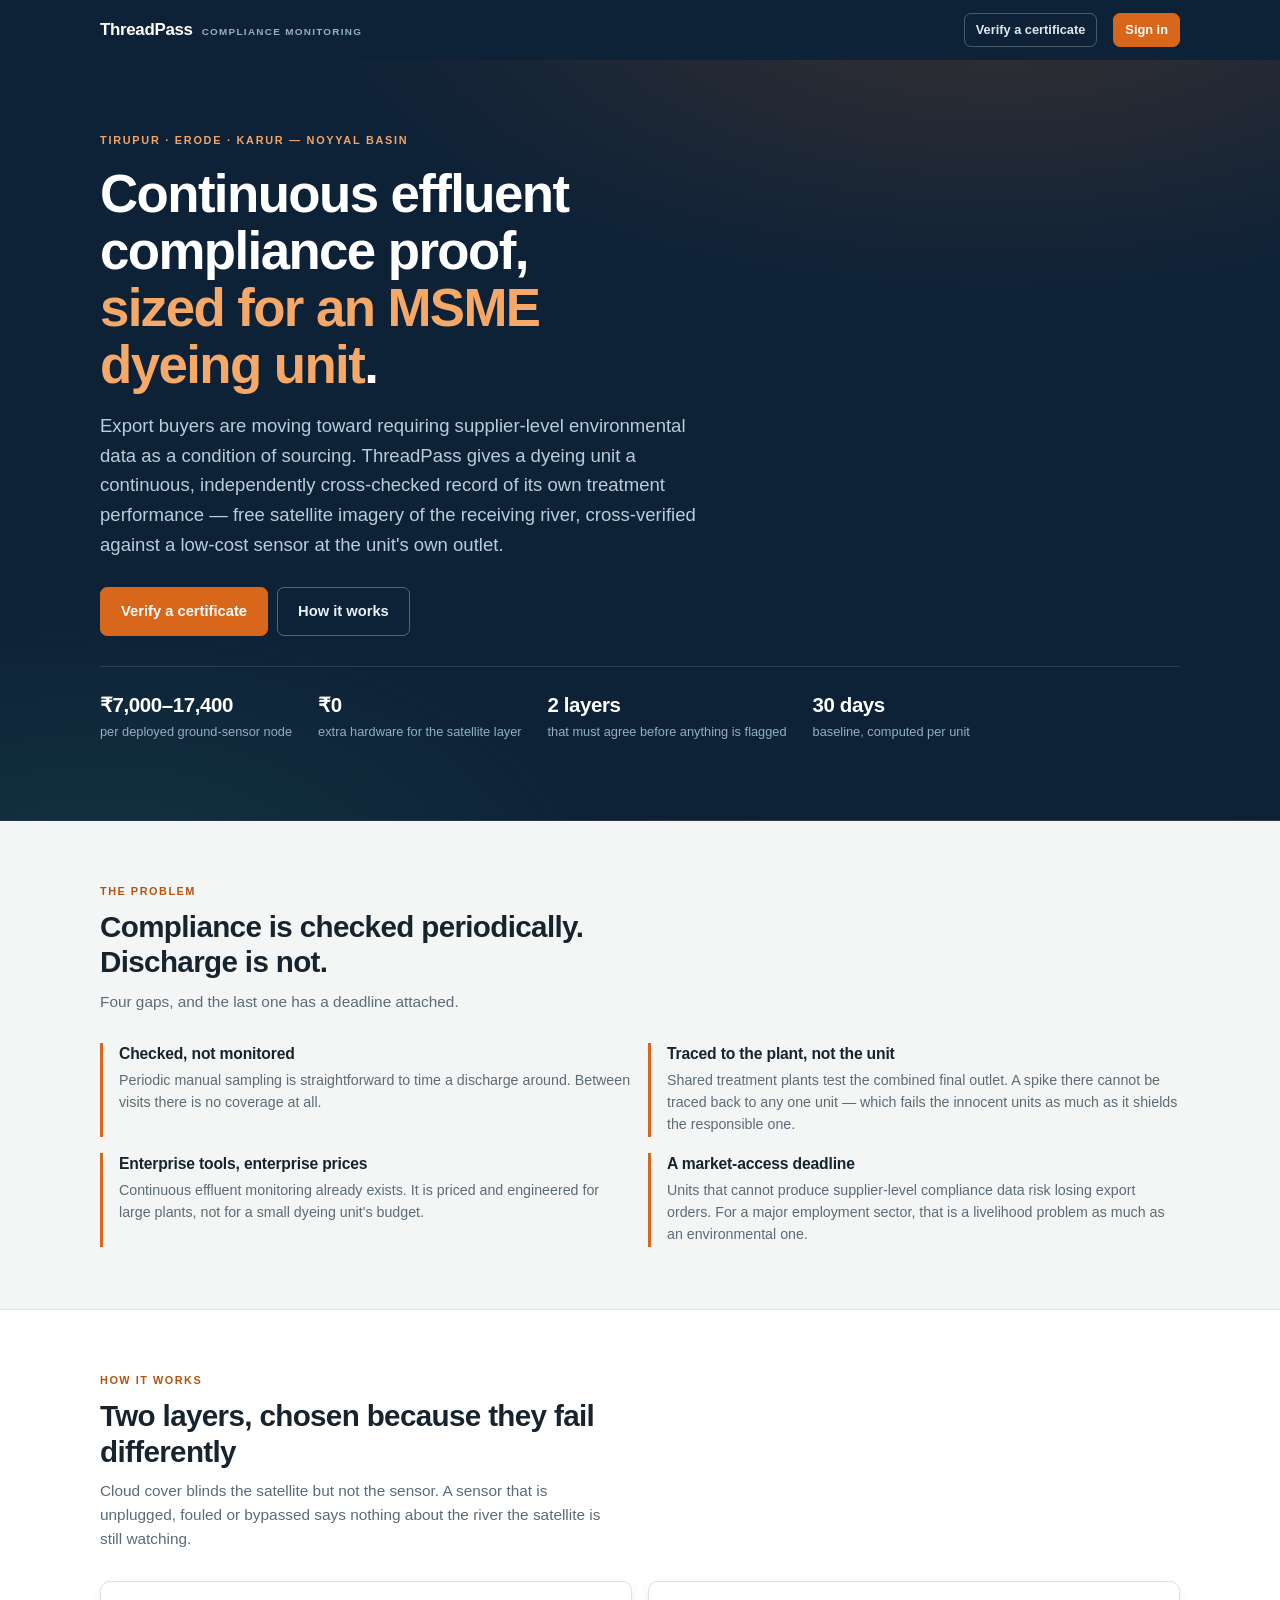
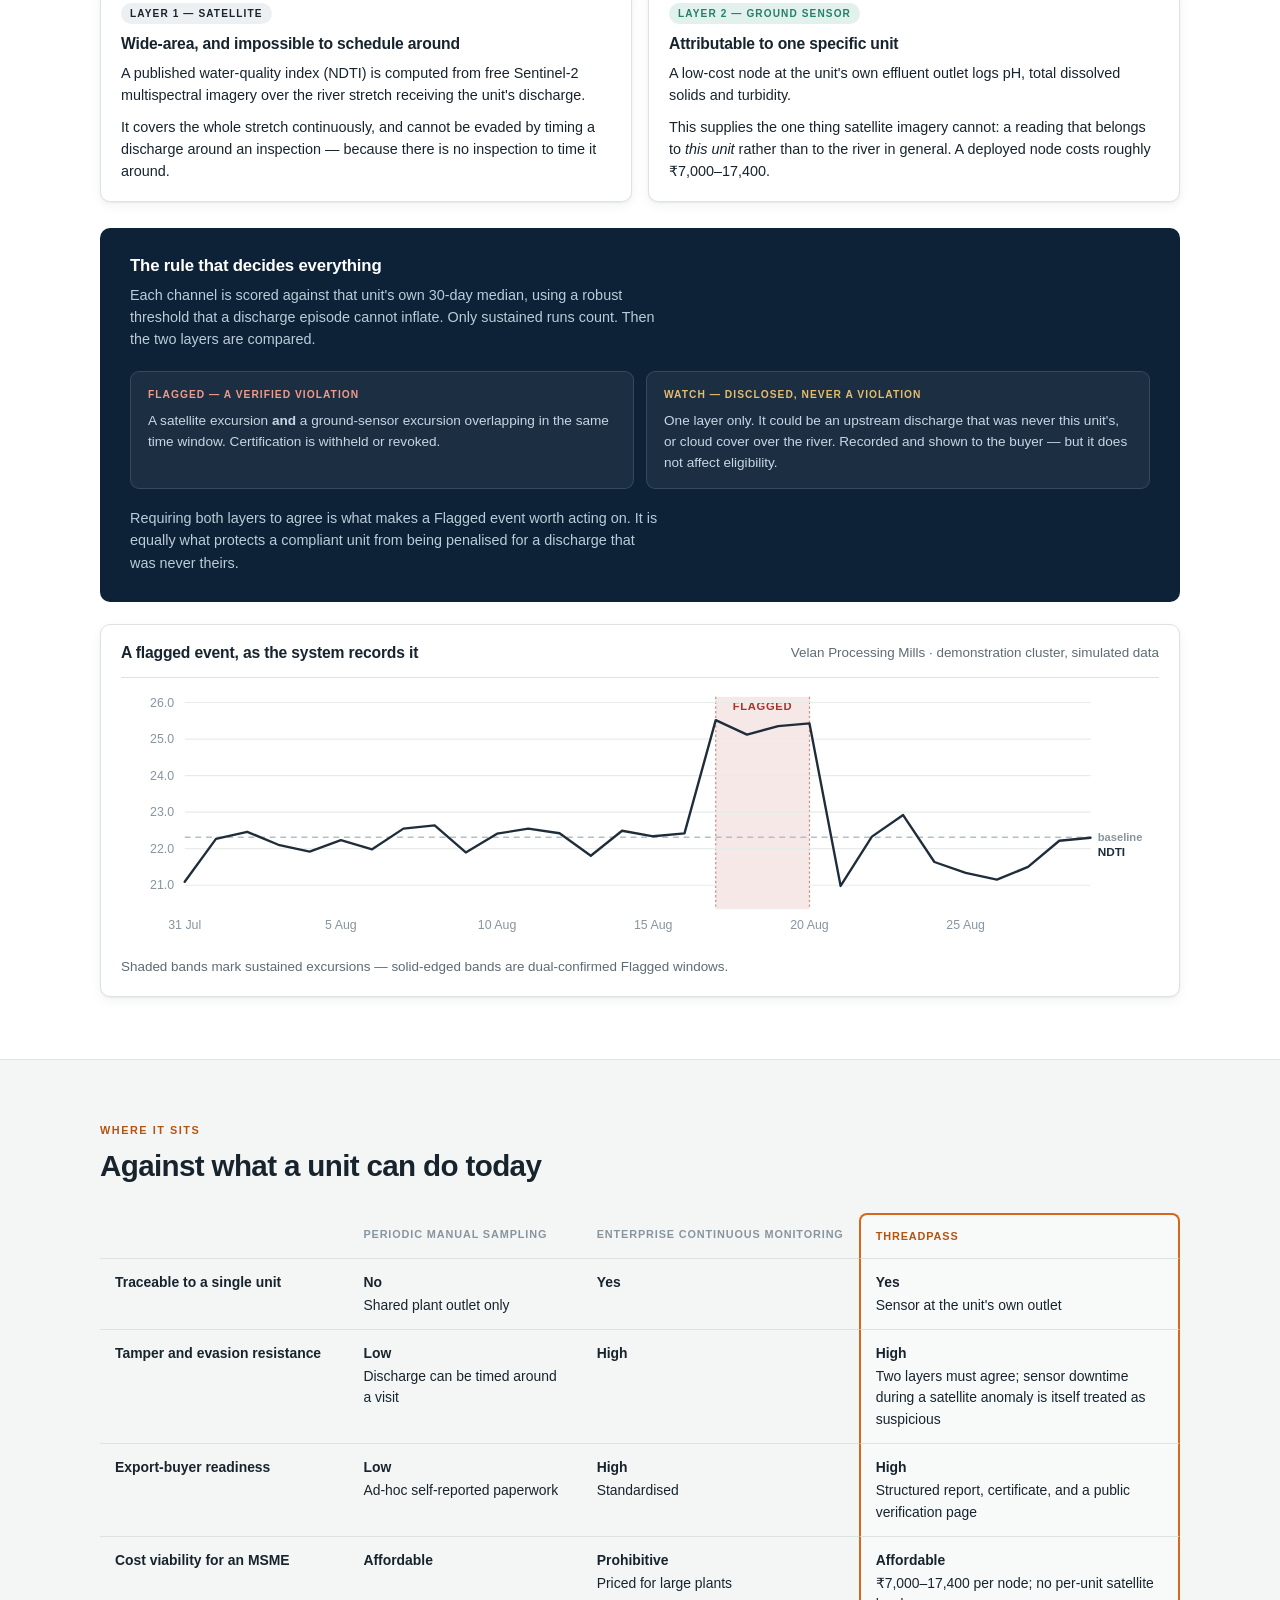
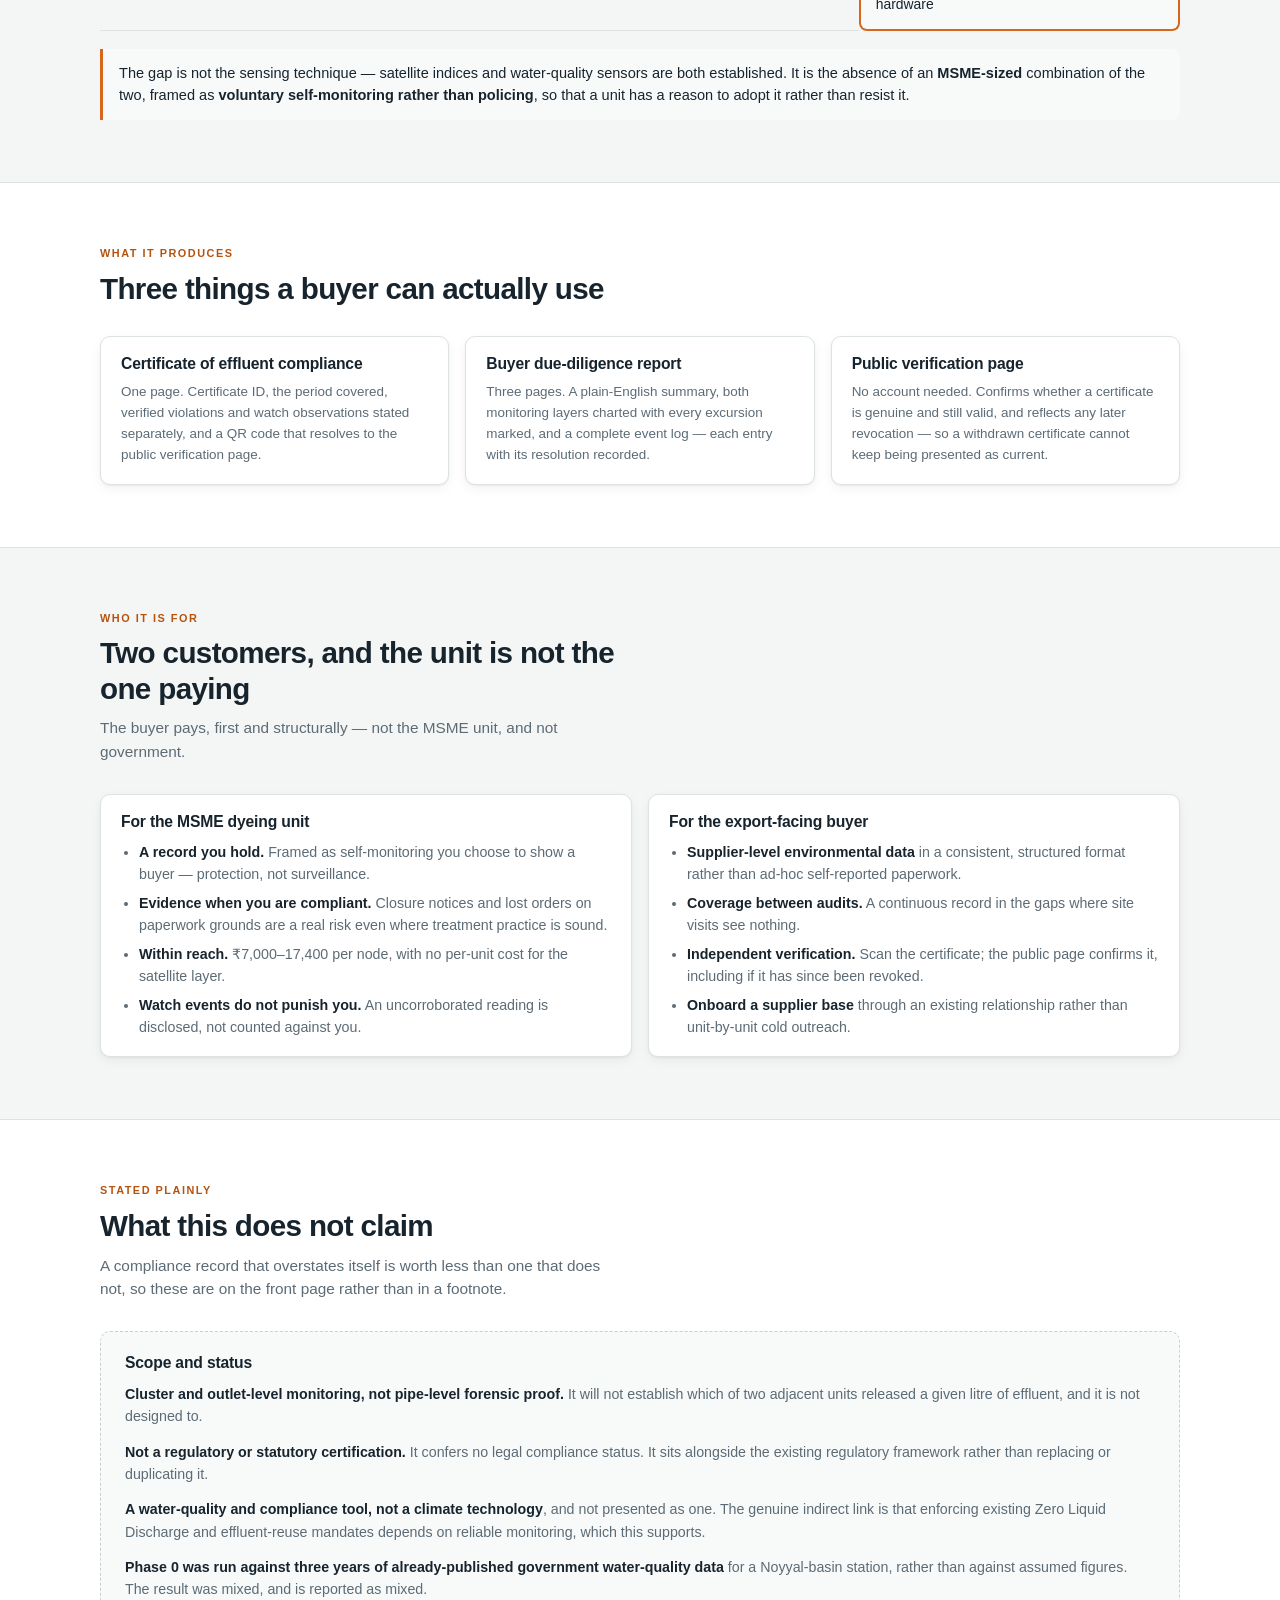
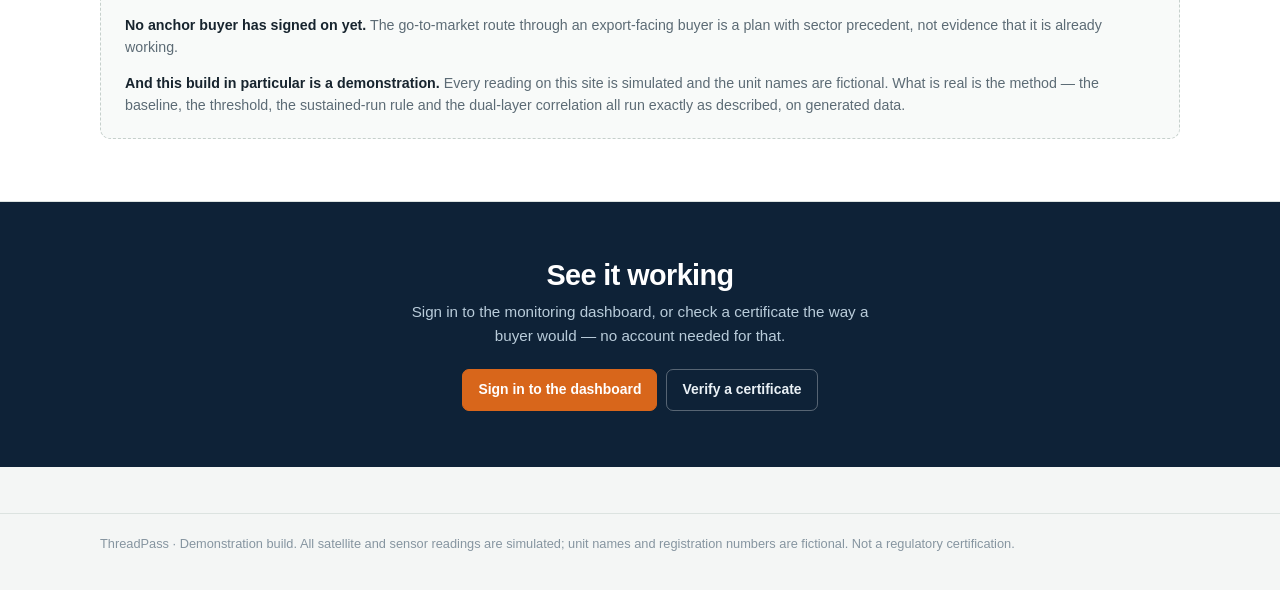
<file: index.html>
<!doctype html>
<html lang="en">
<head>
<meta charset="utf-8">
<title>ThreadPass</title>
<!-- GitHub Pages serves this repo root. The application lives in /site/ ;
     the local PowerShell server serves that folder directly, so this file
     only exists to make a root-published static host land in the right place. -->
<meta http-equiv="refresh" content="0; url=site/">
<link rel="canonical" href="site/">
</head>
<body>
<p>Redirecting to <a href="site/">ThreadPass</a>&hellip;</p>
</body>
</html>
</file>
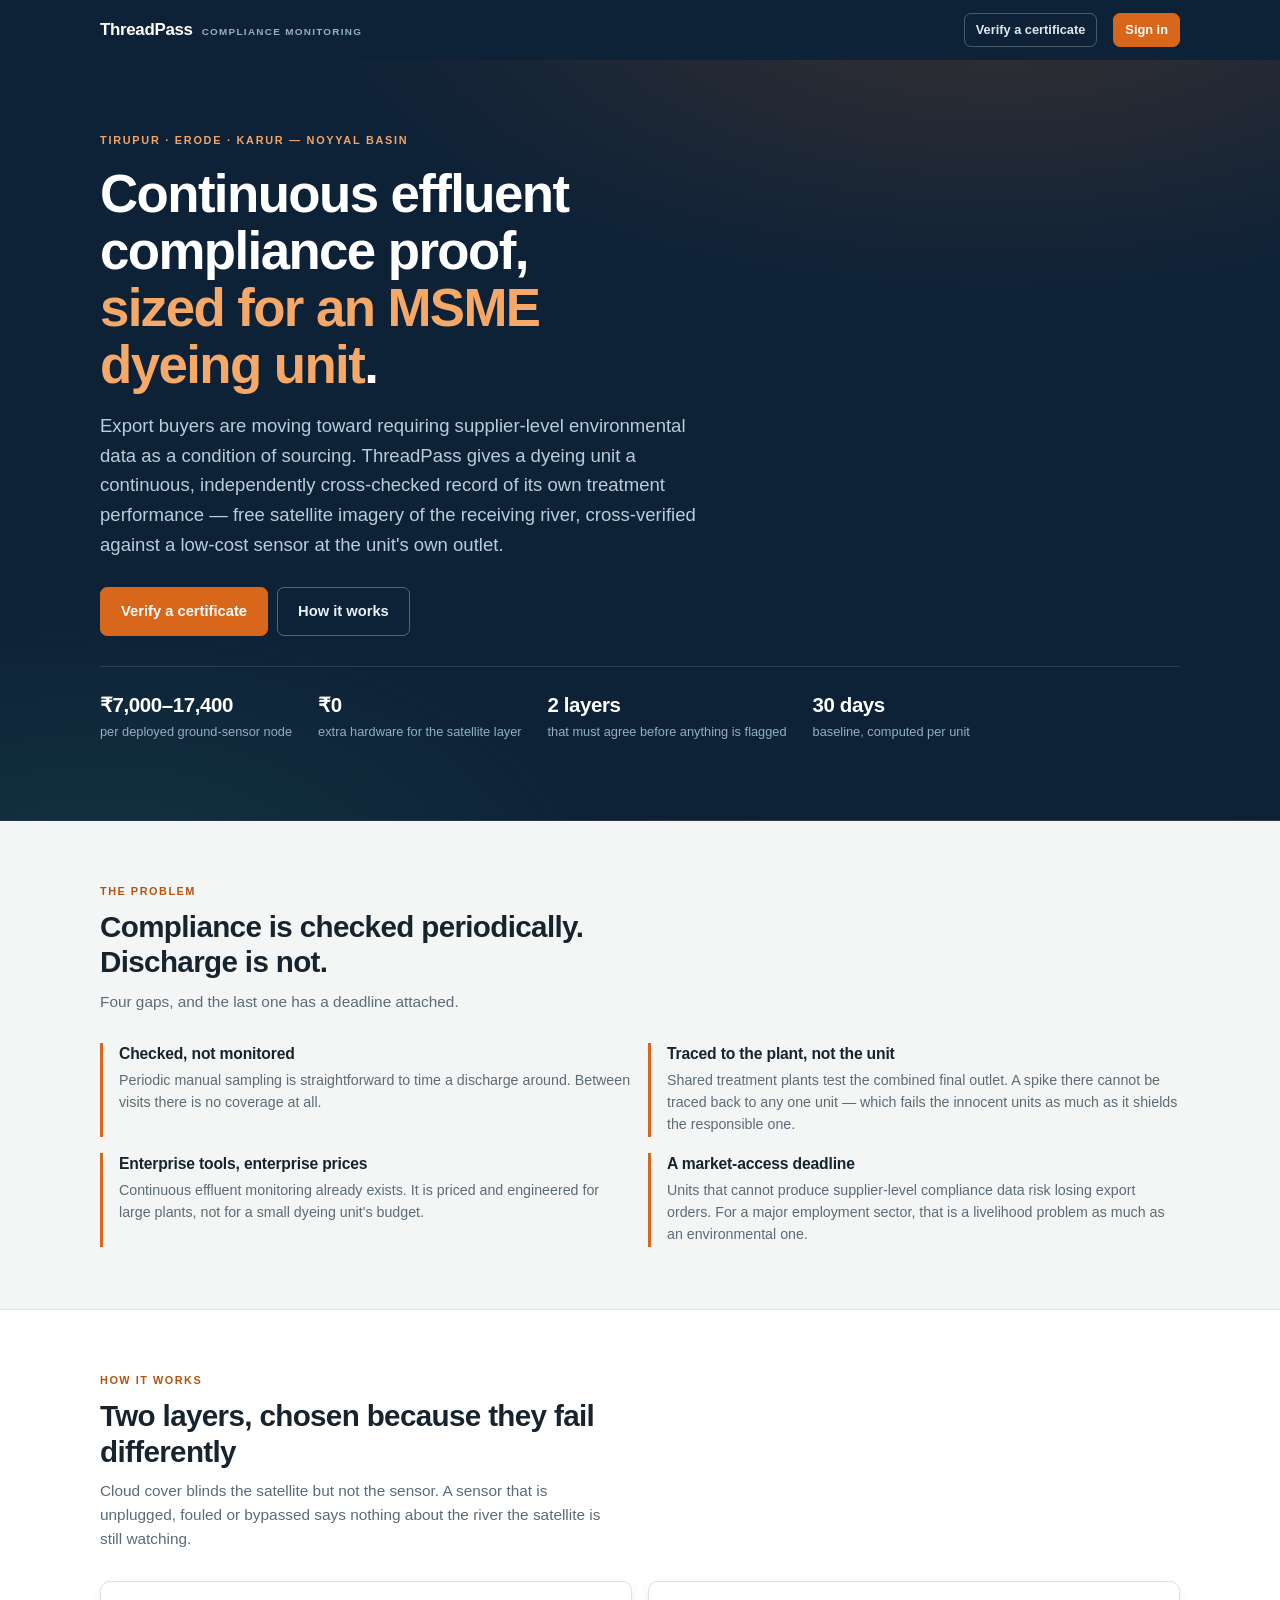
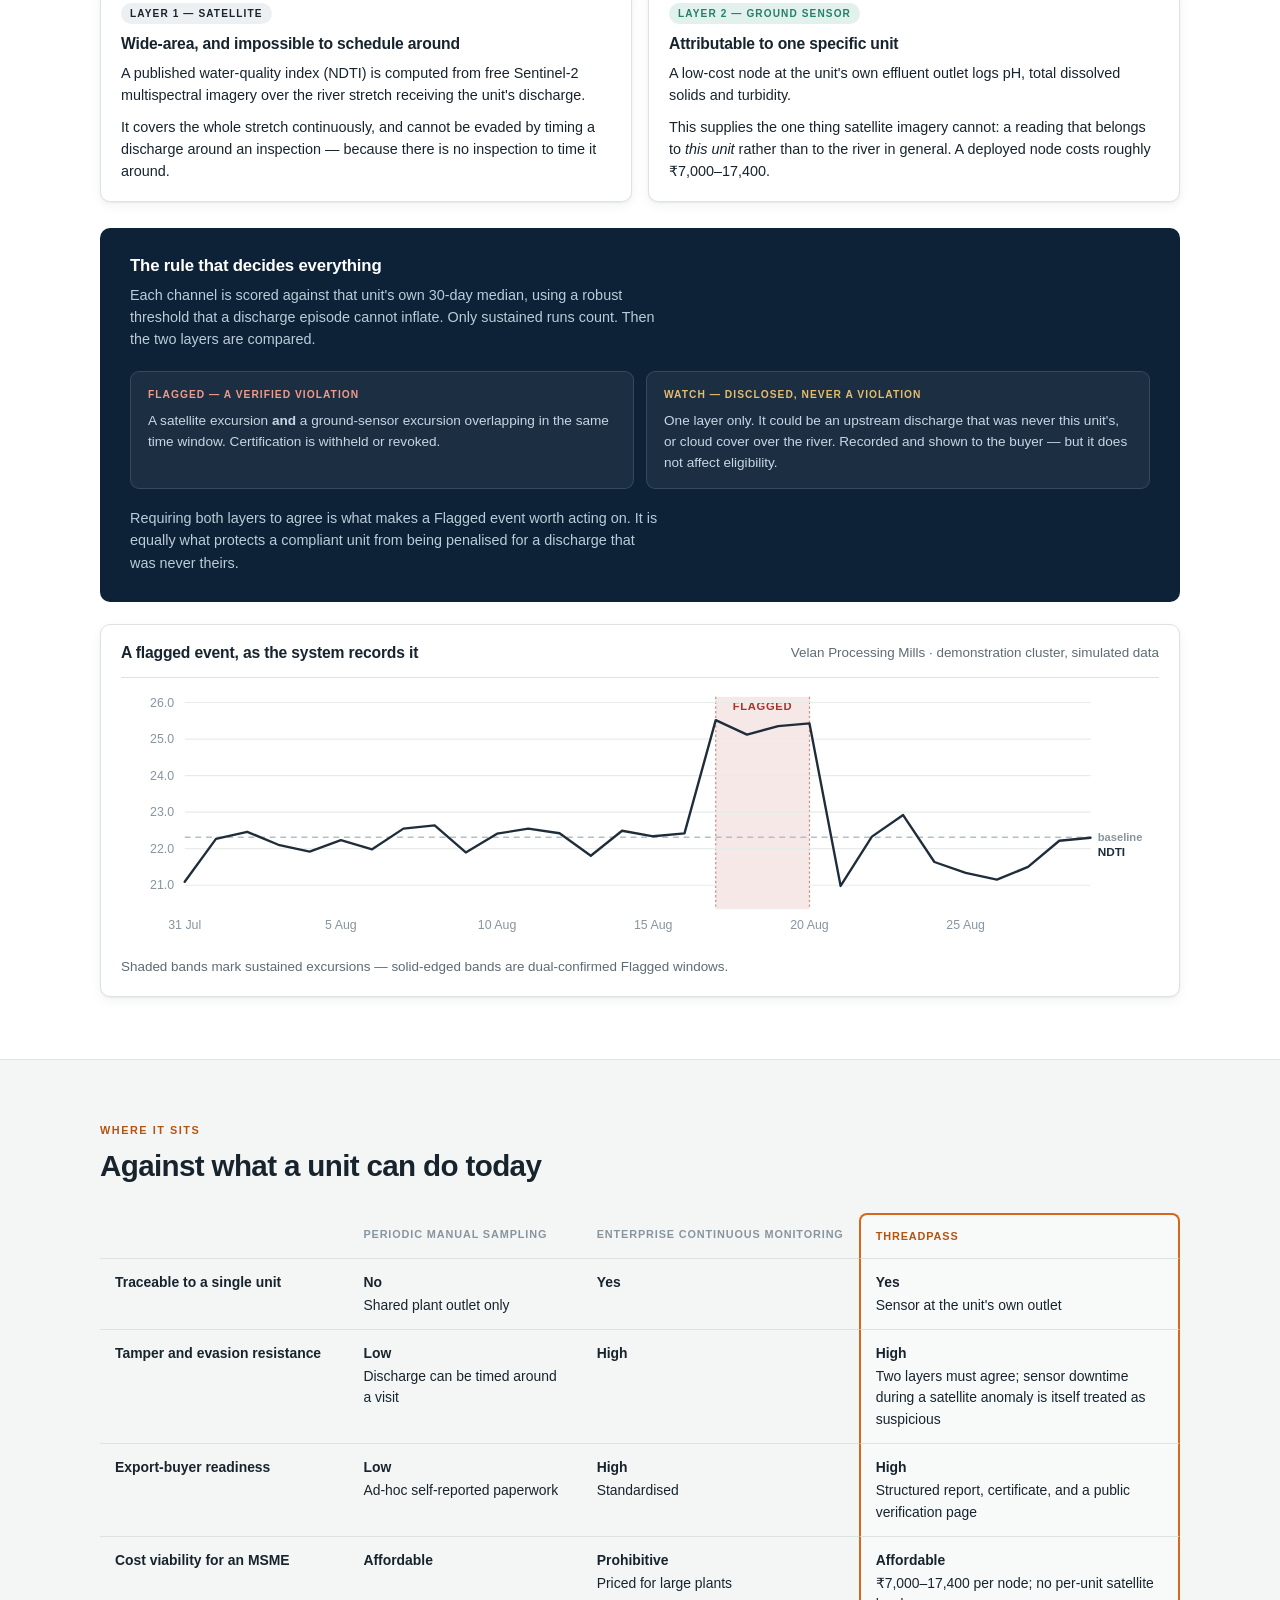
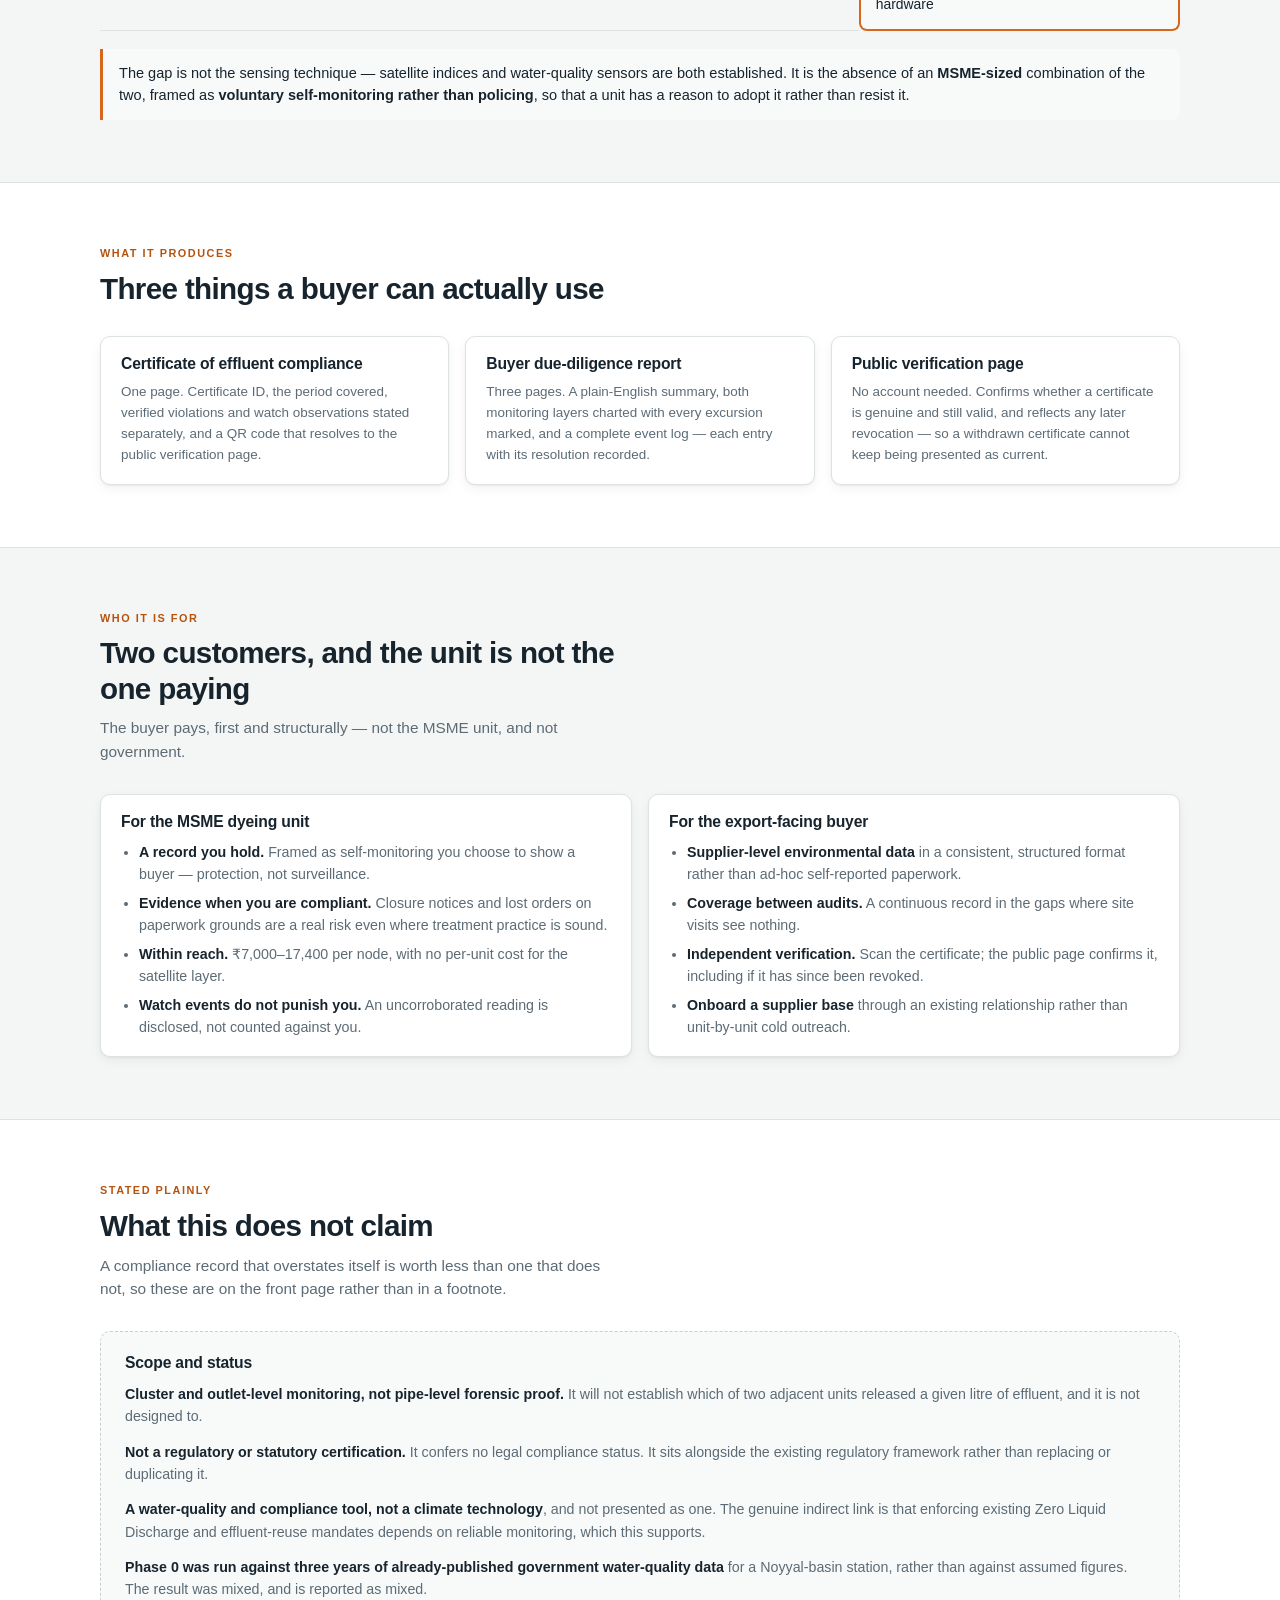
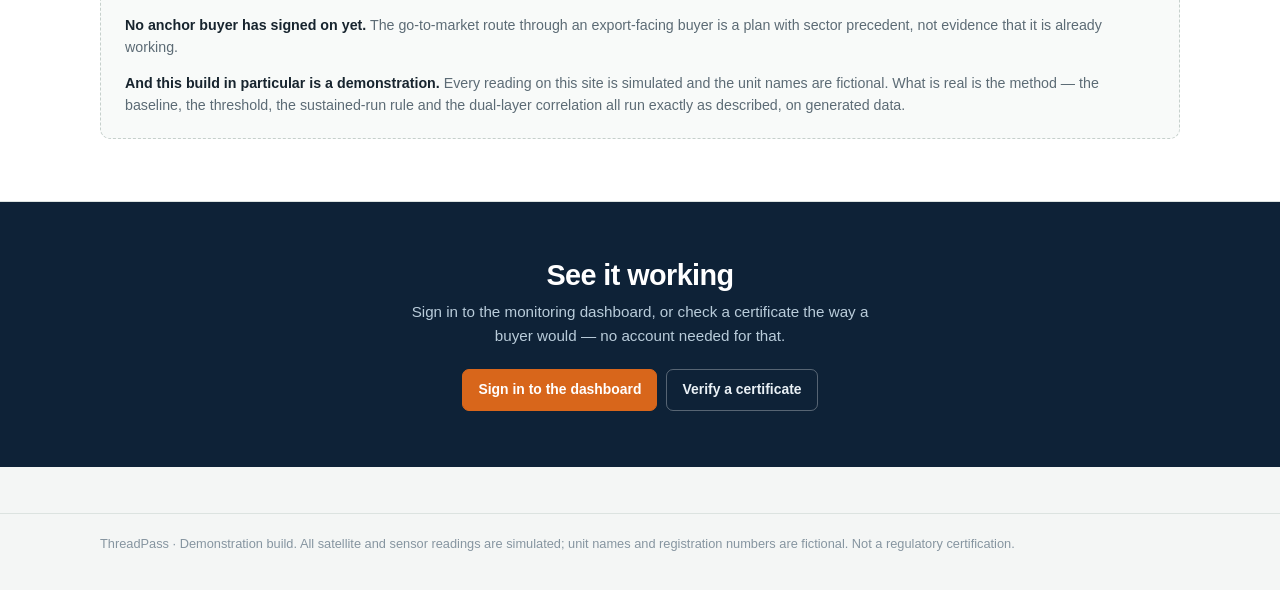
<file: site/index.html>
<!doctype html>
<html lang="en">
<head>
<meta charset="utf-8">
<meta name="viewport" content="width=device-width, initial-scale=1, viewport-fit=cover">
<title>ThreadPass — satellite-verified effluent compliance for MSME dyeing units</title>
<meta name="description" content="Continuous, independently cross-checked effluent compliance monitoring for MSME textile-dyeing units: free satellite imagery of the receiving river, cross-verified against a low-cost sensor at the unit's own outlet.">
<link rel="icon" href="favicon.svg" type="image/svg+xml">
<link rel="stylesheet" href="assets/css/styles.css">
<link rel="stylesheet" href="assets/css/landing.css">
<script>
  try {
    var t = localStorage.getItem("threadpass.theme");
    if (t) document.documentElement.setAttribute("data-theme", t);
  } catch (e) {}
</script>
</head>
<body>

<!-- ───────────────────────── top bar ───────────────────────── -->
<header class="lp-bar"><div class="wrap">
  <a class="brand" href="index.html"><b>ThreadPass</b><span>Compliance Monitoring</span></a>
  <span class="spacer"></span>
  <a class="btn sm" href="verify.html">Verify a certificate</a>
  <a class="btn sm primary" id="enter" href="signin.html">Sign in</a>
</div></header>

<!-- ───────────────────────── hero ───────────────────────── -->
<section class="hero"><div class="wrap">
  <div class="eyebrow">Tirupur · Erode · Karur — Noyyal basin</div>
  <h1>Continuous effluent compliance proof, <em>sized for an MSME dyeing unit</em>.</h1>
  <p class="lede">
    Export buyers are moving toward requiring supplier-level environmental data as
    a condition of sourcing. ThreadPass gives a dyeing unit a continuous,
    independently cross-checked record of its own treatment performance — free
    satellite imagery of the receiving river, cross-verified against a low-cost
    sensor at the unit's own outlet.
  </p>
  <div class="btn-row">
    <a class="btn primary" href="verify.html">Verify a certificate</a>
    <a class="btn ghost" href="#how">How it works</a>
  </div>
  <div class="hero-meta">
    <div><b>₹7,000–17,400</b>per deployed ground-sensor node</div>
    <div><b>₹0</b>extra hardware for the satellite layer</div>
    <div><b>2 layers</b>that must agree before anything is flagged</div>
    <div><b>30 days</b>baseline, computed per unit</div>
  </div>
</div></section>

<!-- ───────────────────────── the problem ───────────────────────── -->
<section class="section"><div class="wrap">
  <div class="section-head">
    <div class="kicker">The problem</div>
    <h2>Compliance is checked periodically. Discharge is not.</h2>
    <p>Four gaps, and the last one has a deadline attached.</p>
  </div>

  <div class="grid grid-2">
    <div class="problem">
      <h3>Checked, not monitored</h3>
      <p>Periodic manual sampling is straightforward to time a discharge around.
         Between visits there is no coverage at all.</p>
    </div>
    <div class="problem">
      <h3>Traced to the plant, not the unit</h3>
      <p>Shared treatment plants test the combined final outlet. A spike there
         cannot be traced back to any one unit — which fails the innocent units
         as much as it shields the responsible one.</p>
    </div>
    <div class="problem">
      <h3>Enterprise tools, enterprise prices</h3>
      <p>Continuous effluent monitoring already exists. It is priced and
         engineered for large plants, not for a small dyeing unit's budget.</p>
    </div>
    <div class="problem">
      <h3>A market-access deadline</h3>
      <p>Units that cannot produce supplier-level compliance data risk losing
         export orders. For a major employment sector, that is a livelihood
         problem as much as an environmental one.</p>
    </div>
  </div>
</div></section>

<!-- ───────────────────────── how it works ───────────────────────── -->
<section class="section alt" id="how"><div class="wrap">
  <div class="section-head">
    <div class="kicker">How it works</div>
    <h2>Two layers, chosen because they fail differently</h2>
    <p>Cloud cover blinds the satellite but not the sensor. A sensor that is
       unplugged, fouled or bypassed says nothing about the river the satellite
       is still watching.</p>
  </div>

  <div class="grid grid-2" style="margin-bottom:26px">
    <div class="card layer sat">
      <span class="tag">Layer 1 — satellite</span>
      <h3>Wide-area, and impossible to schedule around</h3>
      <p>A published water-quality index (NDTI) is computed from free Sentinel-2
         multispectral imagery over the river stretch receiving the unit's
         discharge.</p>
      <p>It covers the whole stretch continuously, and cannot be evaded by timing
         a discharge around an inspection — because there is no inspection to
         time it around.</p>
    </div>
    <div class="card layer gnd">
      <span class="tag">Layer 2 — ground sensor</span>
      <h3>Attributable to one specific unit</h3>
      <p>A low-cost node at the unit's own effluent outlet logs pH, total
         dissolved solids and turbidity.</p>
      <p>This supplies the one thing satellite imagery cannot: a reading that
         belongs to <em>this unit</em> rather than to the river in general. A
         deployed node costs roughly ₹7,000–17,400.</p>
    </div>
  </div>

  <div class="rule-band">
    <h3>The rule that decides everything</h3>
    <p>Each channel is scored against that unit's own 30-day median, using a
       robust threshold that a discharge episode cannot inflate. Only sustained
       runs count. Then the two layers are compared.</p>

    <div class="rule-grid">
      <div class="rule-card flag">
        <div class="label">Flagged — a verified violation</div>
        <p>A satellite excursion <b>and</b> a ground-sensor excursion overlapping
           in the same time window. Certification is withheld or revoked.</p>
      </div>
      <div class="rule-card watch">
        <div class="label">Watch — disclosed, never a violation</div>
        <p>One layer only. It could be an upstream discharge that was never this
           unit's, or cloud cover over the river. Recorded and shown to the
           buyer — but it does not affect eligibility.</p>
      </div>
    </div>

    <p>Requiring both layers to agree is what makes a Flagged event worth acting
       on. It is equally what protects a compliant unit from being penalised for
       a discharge that was never theirs.</p>
  </div>

  <div class="card" style="margin-top:22px">
    <div class="card-head" style="padding:0 0 13px">
      <h3 style="margin:0">A flagged event, as the system records it</h3>
      <span class="hint" id="example-caption"></span>
    </div>
    <div id="example-chart"></div>
  </div>
</div></section>

<!-- ───────────────────────── comparison ───────────────────────── -->
<section class="section"><div class="wrap">
  <div class="section-head">
    <div class="kicker">Where it sits</div>
    <h2>Against what a unit can do today</h2>
  </div>

  <div class="table-scroll">
    <table class="compare">
      <thead>
        <tr>
          <th></th>
          <th>Periodic manual sampling</th>
          <th>Enterprise continuous monitoring</th>
          <th class="tp-col">ThreadPass</th>
        </tr>
      </thead>
      <tbody>
        <tr>
          <th>Traceable to a single unit</th>
          <td><b>No</b>Shared plant outlet only</td>
          <td><b>Yes</b></td>
          <td class="tp-col"><b>Yes</b>Sensor at the unit's own outlet</td>
        </tr>
        <tr>
          <th>Tamper and evasion resistance</th>
          <td><b>Low</b>Discharge can be timed around a visit</td>
          <td><b>High</b></td>
          <td class="tp-col"><b>High</b>Two layers must agree; sensor downtime during a satellite anomaly is itself treated as suspicious</td>
        </tr>
        <tr>
          <th>Export-buyer readiness</th>
          <td><b>Low</b>Ad-hoc self-reported paperwork</td>
          <td><b>High</b>Standardised</td>
          <td class="tp-col"><b>High</b>Structured report, certificate, and a public verification page</td>
        </tr>
        <tr>
          <th>Cost viability for an MSME</th>
          <td><b>Affordable</b></td>
          <td><b>Prohibitive</b>Priced for large plants</td>
          <td class="tp-col"><b>Affordable</b>₹7,000–17,400 per node; no per-unit satellite hardware</td>
        </tr>
      </tbody>
    </table>
  </div>

  <div class="compare-note">
    The gap is not the sensing technique — satellite indices and water-quality
    sensors are both established. It is the absence of an <b>MSME-sized</b>
    combination of the two, framed as <b>voluntary self-monitoring rather than
    policing</b>, so that a unit has a reason to adopt it rather than resist it.
  </div>
</div></section>

<!-- ───────────────────────── what it produces ───────────────────────── -->
<section class="section alt"><div class="wrap">
  <div class="section-head">
    <div class="kicker">What it produces</div>
    <h2>Three things a buyer can actually use</h2>
  </div>

  <div class="grid grid-3">
    <div class="card">
      <h3>Certificate of effluent compliance</h3>
      <p class="hint">One page. Certificate ID, the period covered, verified
        violations and watch observations stated separately, and a QR code that
        resolves to the public verification page.</p>
    </div>
    <div class="card">
      <h3>Buyer due-diligence report</h3>
      <p class="hint">Three pages. A plain-English summary, both monitoring
        layers charted with every excursion marked, and a complete event log —
        each entry with its resolution recorded.</p>
    </div>
    <div class="card">
      <h3>Public verification page</h3>
      <p class="hint">No account needed. Confirms whether a certificate is
        genuine and still valid, and reflects any later revocation — so a
        withdrawn certificate cannot keep being presented as current.</p>
    </div>
  </div>
</div></section>

<!-- ───────────────────────── audiences ───────────────────────── -->
<section class="section"><div class="wrap">
  <div class="section-head">
    <div class="kicker">Who it is for</div>
    <h2>Two customers, and the unit is not the one paying</h2>
    <p>The buyer pays, first and structurally — not the MSME unit, and not
       government.</p>
  </div>

  <div class="grid grid-2">
    <div class="card aud">
      <h3>For the MSME dyeing unit</h3>
      <ul>
        <li><b>A record you hold.</b> Framed as self-monitoring you choose to
            show a buyer — protection, not surveillance.</li>
        <li><b>Evidence when you are compliant.</b> Closure notices and lost
            orders on paperwork grounds are a real risk even where treatment
            practice is sound.</li>
        <li><b>Within reach.</b> ₹7,000–17,400 per node, with no per-unit cost
            for the satellite layer.</li>
        <li><b>Watch events do not punish you.</b> An uncorroborated reading is
            disclosed, not counted against you.</li>
      </ul>
    </div>
    <div class="card aud">
      <h3>For the export-facing buyer</h3>
      <ul>
        <li><b>Supplier-level environmental data</b> in a consistent, structured
            format rather than ad-hoc self-reported paperwork.</li>
        <li><b>Coverage between audits.</b> A continuous record in the gaps
            where site visits see nothing.</li>
        <li><b>Independent verification.</b> Scan the certificate; the public
            page confirms it, including if it has since been revoked.</li>
        <li><b>Onboard a supplier base</b> through an existing relationship
            rather than unit-by-unit cold outreach.</li>
      </ul>
    </div>
  </div>
</div></section>

<!-- ───────────────────────── honesty ───────────────────────── -->
<section class="section alt"><div class="wrap">
  <div class="section-head">
    <div class="kicker">Stated plainly</div>
    <h2>What this does not claim</h2>
    <p>A compliance record that overstates itself is worth less than one that
       does not, so these are on the front page rather than in a footnote.</p>
  </div>

  <div class="honest">
    <h3>Scope and status</h3>
    <p><b>Cluster and outlet-level monitoring, not pipe-level forensic proof.</b>
       It will not establish which of two adjacent units released a given litre
       of effluent, and it is not designed to.</p>
    <p><b>Not a regulatory or statutory certification.</b> It confers no legal
       compliance status. It sits alongside the existing regulatory framework
       rather than replacing or duplicating it.</p>
    <p><b>A water-quality and compliance tool, not a climate technology</b>, and
       not presented as one. The genuine indirect link is that enforcing existing
       Zero Liquid Discharge and effluent-reuse mandates depends on reliable
       monitoring, which this supports.</p>
    <p><b>Phase 0 was run against three years of already-published government
       water-quality data</b> for a Noyyal-basin station, rather than against
       assumed figures. The result was mixed, and is reported as mixed.</p>
    <p><b>No anchor buyer has signed on yet.</b> The go-to-market route through
       an export-facing buyer is a plan with sector precedent, not evidence that
       it is already working.</p>
    <p style="margin-bottom:0"><b>And this build in particular is a
       demonstration.</b> Every reading on this site is simulated and the unit
       names are fictional. What is real is the method — the baseline, the
       threshold, the sustained-run rule and the dual-layer correlation all run
       exactly as described, on generated data.</p>
  </div>
</div></section>

<!-- ───────────────────────── closing ───────────────────────── -->
<section class="cta"><div class="wrap">
  <h2>See it working</h2>
  <p>Sign in to the monitoring dashboard, or check a certificate the way a buyer
     would — no account needed for that.</p>
  <div class="btn-row">
    <a class="btn primary" id="enter-2" href="signin.html">Sign in to the dashboard</a>
    <a class="btn ghost" href="verify.html">Verify a certificate</a>
  </div>
</div></section>

<footer id="site-footer"></footer>

<script src="assets/js/data.js"></script>
<script src="assets/js/detect.js"></script>
<script src="assets/js/auth.js"></script>
<script src="assets/js/ui.js"></script>
<script src="assets/js/charts.js"></script>
<script>
(function () {
  "use strict";

  TP.renderFooter();

  /* If someone is already signed in, both buttons should say so. */
  var session = TP.session();
  if (session) {
    ["enter", "enter-2"].forEach(function (id) {
      var el = document.getElementById(id);
      if (!el) return;
      el.href = "dashboard.html";
      el.textContent = id === "enter" ? "Dashboard" : "Go to the dashboard";
    });
  }

  /* A real detection from the demonstration cluster, rendered by the same
     chart code the dashboard uses — not a picture of one. */
  var example = TP.byUnitSlug("velan");
  if (example) {
    document.getElementById("example-caption").textContent =
      example.unit.name + " · demonstration cluster, simulated data";

    var positions = {};
    example.readings.forEach(function (r, i) { positions[r.dayIndex] = i; });

    TP.lineChart(document.getElementById("example-chart"), {
      dates: example.readings.map(function (r) { return r.date; }),
      series: [{ label: "NDTI", values: example.channels.ndti.values, color: "var(--series-sat)" }],
      bands: example.events
        .filter(function (e) { return e.channels.indexOf("ndti") !== -1; })
        .map(function (e) {
          return { i0: positions[e.from], i1: positions[e.to],
                   severity: e.severity, label: e.severity.toUpperCase() };
        }),
      baseline: example.channels.ndti.median,
      format: function (v) { return v.toFixed(1); },
      ariaLabel: "Satellite NDTI for " + example.unit.name +
                 ", with the dual-confirmed flagged window marked",
      height: 230,
      table: false
    });
  }
})();
</script>

</body>
</html>
</file>
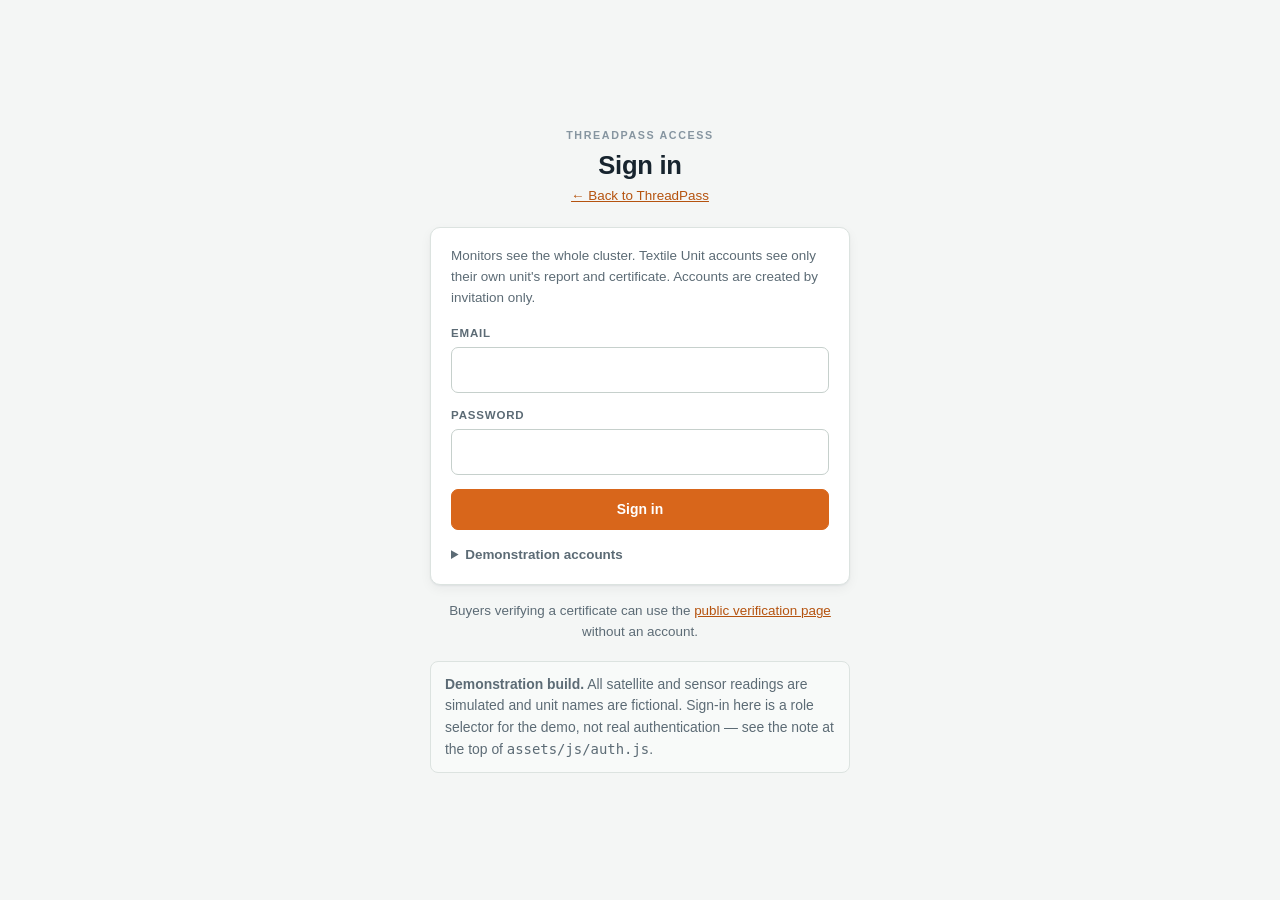
<file: site/admin.html>
<!doctype html>
<html lang="en">
<head>
<meta charset="utf-8">
<meta name="viewport" content="width=device-width, initial-scale=1, viewport-fit=cover">
<title>Admin — ThreadPass</title>
<link rel="icon" href="favicon.svg" type="image/svg+xml">
<link rel="stylesheet" href="assets/css/styles.css">
<script>
  try {
    var t = localStorage.getItem("threadpass.theme");
    if (t) document.documentElement.setAttribute("data-theme", t);
  } catch (e) {}
</script>
</head>
<body>

<div id="chrome"></div>

<main class="page">
  <div class="wrap stack" id="view"></div>
</main>

<footer id="site-footer"></footer>

<script src="assets/js/data.js"></script>
<script src="assets/js/detect.js"></script>
<script src="assets/js/auth.js"></script>
<script src="assets/js/ui.js"></script>
<script>
(function () {
  "use strict";

  var session = TP.requireSession({ monitorOnly: true });
  if (!session) return;

  TP.renderChrome("admin", session);
  TP.renderFooter();

  var view = document.getElementById("view");

  function render() {
    var all = TP.analyseAll();
    var overrides = TP.overrides();

    var rows = all.map(function (a) {
      var u = a.unit;
      var c = a.certificate;
      var overridden = overrides[u.slug];

      var action;
      if (!a.enoughHistory) {
        action = '<span class="hint">Awaiting 30-day history</span>';
      } else if (a.certification === "Under Review") {
        action = '<span class="hint">Flagged — no certificate to act on</span>';
      } else if (a.certification === "Revoked") {
        action = '<button class="btn sm" data-act="active" data-unit="' + TP.esc(u.slug) +
                 '" type="button">Reinstate</button>';
      } else {
        action = '<button class="btn sm danger" data-act="revoked" data-unit="' + TP.esc(u.slug) +
                 '" type="button">Revoke</button>';
      }

      return "<tr>" +
        '<td><a class="row-link" href="unit.html?u=' + TP.esc(u.slug) + '">' + TP.esc(u.name) + "</a>" +
          '<div class="hint">' + TP.esc(u.cluster) + "</div></td>" +
        "<td>" + (c ? '<span class="mono" style="font-size:.8rem">' + TP.esc(c.id) + "</span>"
                    : '<span class="hint">None issued</span>') + "</td>" +
        "<td>" + TP.badge(a.operationalStatus) + "</td>" +
        "<td>" + TP.badge(a.certification) +
          (overridden ? '<div class="hint">Set manually</div>' : "") + "</td>" +
        '<td class="num">' + a.flaggedCount + "</td>" +
        '<td class="num">' + a.watchCount + "</td>" +
        "<td>" + action + "</td>" +
      "</tr>";
    }).join("");

    view.innerHTML =
      '<div class="page-head"><h1>Certificate administration</h1>' +
        "<p>Issue state is derived from the monitoring data. A Monitor can " +
        "override it in either direction, and every override is visible below.</p></div>" +

      '<div class="card flush">' +
        '<div class="card-head"><h2>Units</h2>' +
          '<span class="hint">' + all.length + " units</span></div>" +
        '<div class="table-scroll"><table class="data"><thead><tr>' +
          "<th>Unit</th><th>Certificate</th><th>Operational</th><th>Certification</th>" +
          '<th class="num">Flagged</th><th class="num">Watch</th><th>Action</th>' +
        "</tr></thead><tbody>" + rows + "</tbody></table></div></div>" +

      '<div class="card">' +
        "<h2>Accounts</h2>" +
        '<p class="hint">Accounts are invitation-only. This build ships a fixed ' +
          "list; there is no self-registration.</p>" +
        '<div class="table-scroll"><table class="data"><thead><tr>' +
          "<th>Email</th><th>Role</th><th>Sees</th></tr></thead><tbody>" +
          TP.ACCOUNTS.map(function (acc) {
            return "<tr><td class=\"mono\" style=\"font-size:.8rem\">" + TP.esc(acc.email) + "</td>" +
              "<td>" + TP.esc(acc.role === "MONITOR" ? "Monitor" : "Textile unit") + "</td>" +
              "<td>" + TP.esc(acc.role === "MONITOR" ? "Entire cluster" : acc.label) + "</td></tr>";
          }).join("") +
        "</tbody></table></div></div>" +

      '<div class="notice"><b>Overrides are stored in this browser only.</b> ' +
        "They persist across reloads but are not shared with anyone else and will " +
        "disappear if site data is cleared. In a served build this is a database " +
        "table with the Monitor's name and a timestamp against every decision — " +
        "which is what makes a revocation auditable rather than merely asserted." +
        ' <button class="btn sm" id="reset" type="button" style="margin-top:10px">' +
        "Clear all overrides</button></div>";

    view.querySelectorAll("button[data-unit]").forEach(function (btn) {
      btn.addEventListener("click", function () {
        var slug = btn.getAttribute("data-unit");
        var act = btn.getAttribute("data-act");
        var unit = TP.byUnitSlug(slug);
        var what = act === "revoked" ? "Revoke" : "Reinstate";

        if (!confirm(what + " the certificate for " + unit.unit.name + "?")) return;
        TP.setOverride(slug, act);
        render();
      });
    });

    document.getElementById("reset").addEventListener("click", function () {
      if (!confirm("Clear every manual override and return to the derived state?")) return;
      Object.keys(TP.overrides()).forEach(function (slug) { TP.setOverride(slug, null); });
      render();
    });
  }

  render();
})();
</script>

</body>
</html>
</file>
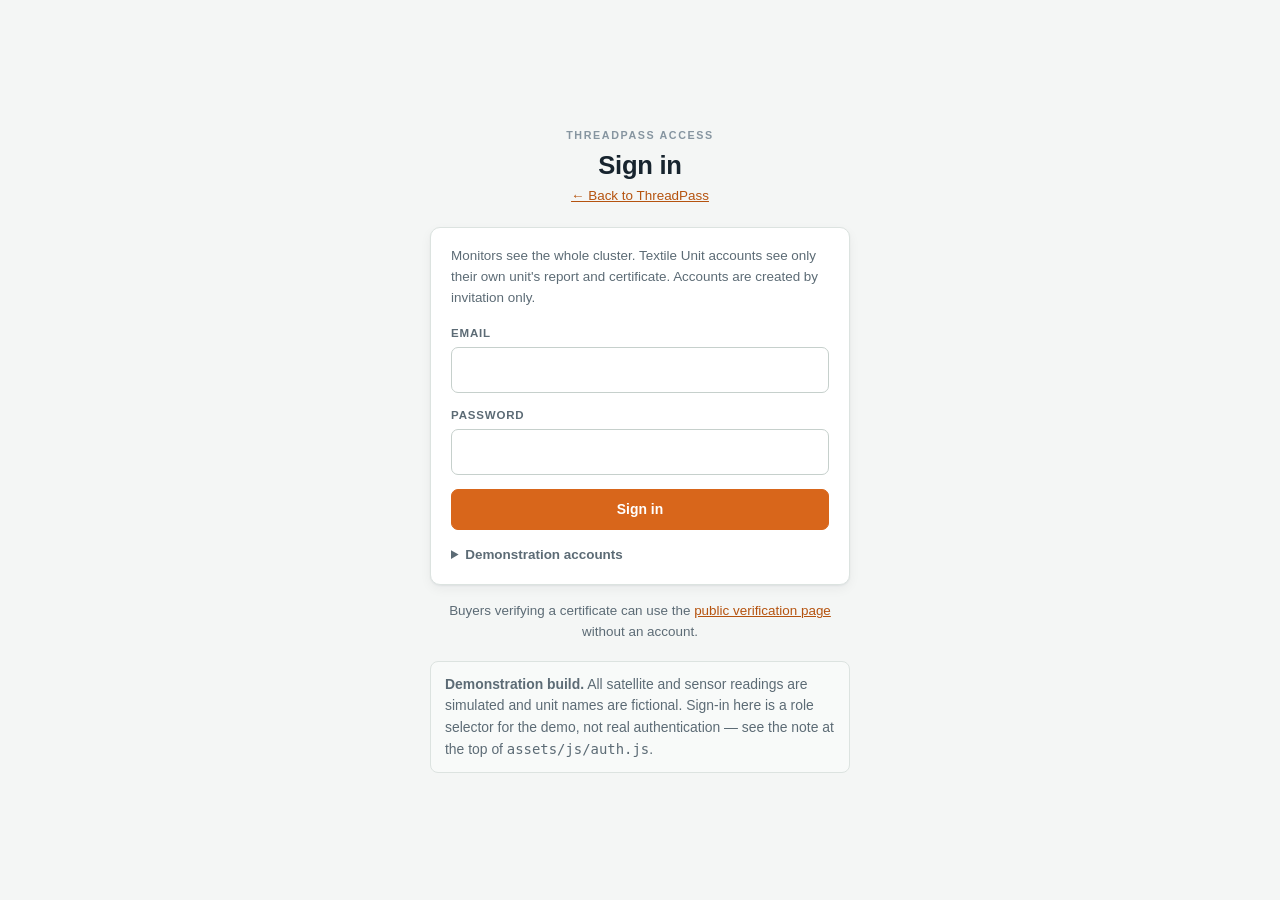
<file: site/alerts.html>
<!doctype html>
<html lang="en">
<head>
<meta charset="utf-8">
<meta name="viewport" content="width=device-width, initial-scale=1, viewport-fit=cover">
<title>Alerts — ThreadPass</title>
<link rel="icon" href="favicon.svg" type="image/svg+xml">
<link rel="stylesheet" href="assets/css/styles.css">
<script>
  try {
    var t = localStorage.getItem("threadpass.theme");
    if (t) document.documentElement.setAttribute("data-theme", t);
  } catch (e) {}
</script>
</head>
<body>

<div id="chrome"></div>

<main class="page">
  <div class="wrap stack" id="view"></div>
</main>

<footer id="site-footer"></footer>

<script src="assets/js/data.js"></script>
<script src="assets/js/detect.js"></script>
<script src="assets/js/auth.js"></script>
<script src="assets/js/ui.js"></script>
<script>
(function () {
  "use strict";

  var session = TP.requireSession();
  if (!session) return;

  TP.renderChrome("alerts", session);
  TP.renderFooter();

  var visible = TP.visibleUnits(session);

  /* Flatten every unit's events into one feed, most recent first. */
  var feed = [];
  visible.forEach(function (a) {
    a.events.forEach(function (e) { feed.push({ analysis: a, event: e }); });
  });
  feed.sort(function (x, y) { return y.event.from - x.event.from; });

  var flagged = feed.filter(function (f) { return f.event.severity === "Flagged"; }).length;
  var watch = feed.length - flagged;

  var filter = "all";

  function render() {
    var shown = feed.filter(function (f) {
      return filter === "all" || f.event.severity === filter;
    });

    var body = shown.length
      ? shown.map(function (f) {
          var u = f.analysis.unit, e = f.event;
          return '<div class="event">' +
            '<div class="event-top">' + TP.badge(e.severity) +
              '<a class="row-link" href="unit.html?u=' + TP.esc(u.slug) + '">' + TP.esc(u.name) + "</a>" +
              '<span class="event-when">' + TP.fmtRange(e.fromIso, e.toIso) + "</span>" +
              '<span class="event-src">' + TP.esc(u.cluster) + " · " + TP.esc(e.source) + "</span>" +
            "</div>" +
            "<p>" + TP.esc(e.description) + "</p>" +
            '<div class="res">Resolution: ' + TP.esc(e.resolution) + "</div>" +
          "</div>";
        }).join("")
      : '<p class="hint" style="margin:0">Nothing matches this filter.</p>';

    document.getElementById("feed").innerHTML = body;

    ["all", "Flagged", "Watch"].forEach(function (key) {
      var btn = document.getElementById("f-" + key);
      if (btn) btn.className = "btn sm" + (filter === key ? " primary" : "");
    });
  }

  document.getElementById("view").innerHTML =
    '<div class="page-head"><h1>Alerts</h1>' +
      "<p>Every Watch and Flagged event detected in the " + TP.PERIOD.days +
      "-day window" + (session.role === "MONITOR" ? " across the cluster" : " for your unit") + ".</p></div>" +

    '<div class="grid grid-3">' +
      '<div class="stat"><div class="label">Flagged</div>' +
        '<div class="value" style="color:var(--red)">' + flagged + "</div>" +
        '<div class="sub">Satellite and sensor agreed</div></div>' +
      '<div class="stat"><div class="label">Watch</div>' +
        '<div class="value" style="color:var(--amber)">' + watch + "</div>" +
        '<div class="sub">One layer only — not a violation</div></div>' +
      '<div class="stat"><div class="label">Units in view</div>' +
        '<div class="value">' + visible.length + "</div>" +
        '<div class="sub">' + TP.esc(session.role === "MONITOR" ? "Full cluster" : "Your unit") + "</div></div>" +
    "</div>" +

    '<div class="card flush">' +
      '<div class="card-head"><h2>Event feed</h2>' +
        '<div class="btn-row">' +
          '<button class="btn sm" id="f-all" type="button">All</button>' +
          '<button class="btn sm" id="f-Flagged" type="button">Flagged</button>' +
          '<button class="btn sm" id="f-Watch" type="button">Watch</button>' +
        "</div></div>" +
      '<div class="card-body" id="feed"></div>' +
    "</div>" +

    '<div class="notice"><b>Why a Watch is not a violation.</b> A Watch means one ' +
      "layer saw something and the other did not. A satellite reading with no sensor " +
      "excursion can be an upstream discharge from a unit that is not yours; a sensor " +
      "reading with no satellite excursion can be cloud cover over the river on those " +
      "dates. Neither is evidence against this unit on its own, so ThreadPass records " +
      "and discloses it without counting it.</div>";

  ["all", "Flagged", "Watch"].forEach(function (key) {
    document.getElementById("f-" + key).addEventListener("click", function () {
      filter = key;
      render();
    });
  });

  render();
})();
</script>

</body>
</html>
</file>
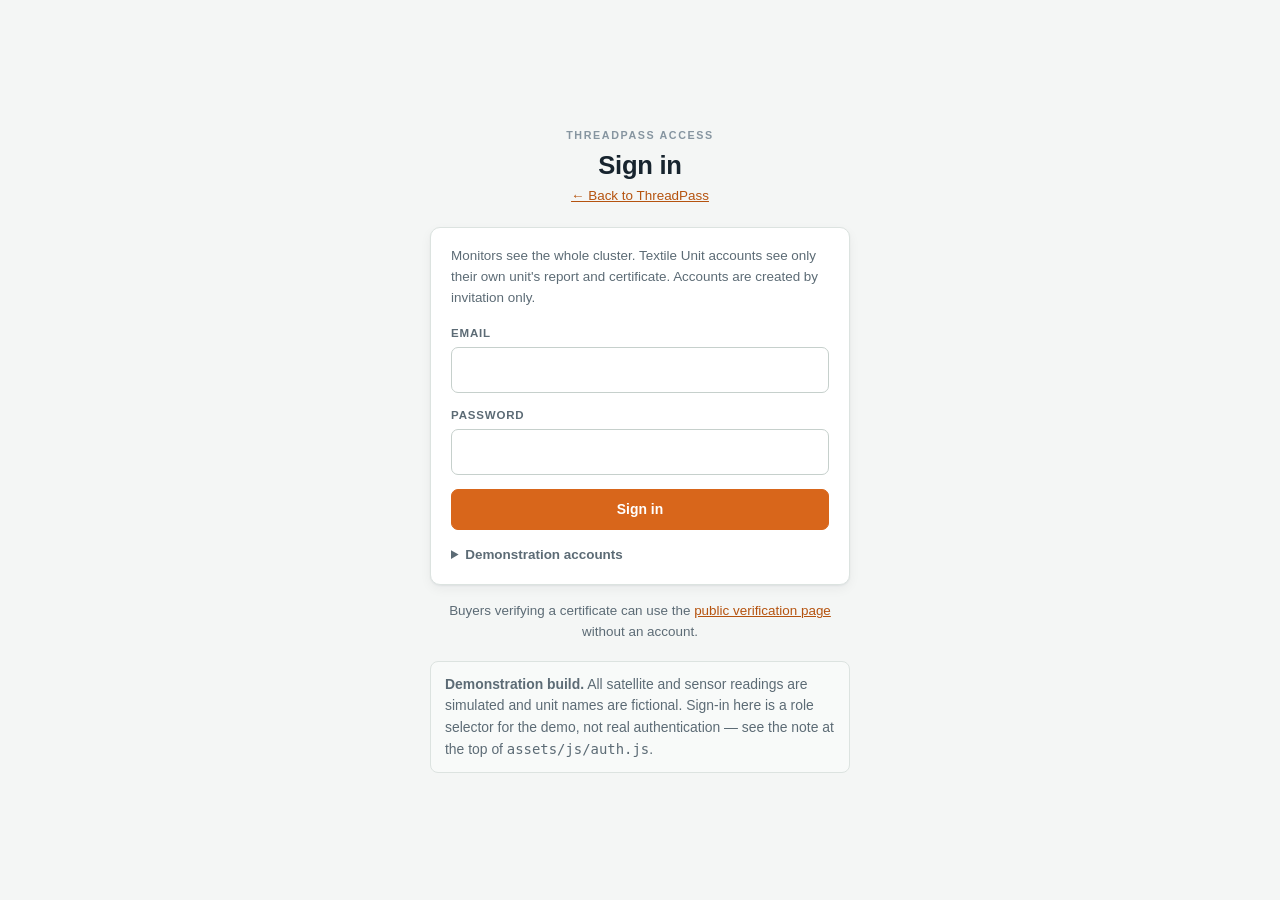
<file: site/certificate.html>
<!doctype html>
<html lang="en">
<head>
<meta charset="utf-8">
<meta name="viewport" content="width=device-width, initial-scale=1, viewport-fit=cover">
<title>Certificate — ThreadPass</title>
<link rel="icon" href="favicon.svg" type="image/svg+xml">
<link rel="stylesheet" href="assets/css/styles.css">
<style>
  .cert-mark { text-align: center; margin-bottom: 26px; }
  .cert-mark b { font-size: 1.35rem; font-weight: 700; letter-spacing: -.02em; }
  .cert-mark div { font-size: .72rem; color: #5C6B75; }

  .cert-title {
    text-align: center; font-size: 1.05rem; font-weight: 700;
    letter-spacing: .16em; text-transform: uppercase; margin-bottom: 5px;
  }
  .cert-protocol {
    text-align: center; font-size: .74rem; color: #5C6B75;
    margin-bottom: 30px; font-style: italic;
  }
  .cert-awarded {
    text-align: center; font-size: .78rem; color: #5C6B75;
    text-transform: uppercase; letter-spacing: .11em; margin-bottom: 10px;
  }
  .cert-unit {
    text-align: center; font-size: 2rem; font-weight: 700;
    letter-spacing: -.025em; margin-bottom: 8px; line-height: 1.15;
  }
  .cert-meta { text-align: center; font-size: .82rem; color: #5C6B75; margin-bottom: 28px; }
  .cert-body {
    font-size: .85rem; line-height: 1.7; text-align: justify;
    margin-bottom: 28px; padding: 0 6mm;
  }
  .cert-rule { border: 0; border-top: 1px solid #DCE3E0; margin: 0 0 22px; }

  .cert-grid {
    display: grid; grid-template-columns: repeat(3, 1fr);
    gap: 16px 20px; margin-bottom: 30px;
  }
  .cert-cell .label {
    font-size: .58rem; text-transform: uppercase; letter-spacing: .1em;
    color: #8695A0; font-weight: 700; margin-bottom: 3px;
  }
  .cert-cell .value { font-size: .92rem; font-weight: 650; font-variant-numeric: tabular-nums; }
  .cert-cell .value.count { font-size: 1.35rem; font-weight: 700; }

  .cert-foot {
    display: flex; gap: 22px; align-items: flex-start;
    justify-content: space-between; margin-top: 8px;
  }
  .cert-qr { text-align: center; flex: none; }
  .cert-qr .cap {
    font-size: .6rem; color: #8695A0; margin-top: 5px;
    text-transform: uppercase; letter-spacing: .07em; font-weight: 700;
  }
  .cert-verify { font-size: .72rem; color: #5C6B75; flex: 1; }
  .cert-verify .url {
    font-family: var(--mono); font-size: .66rem; word-break: break-all;
    color: #17242E; display: block; margin-top: 5px;
  }
  .cert-sign { text-align: right; flex: none; align-self: flex-end; }
  .cert-sign .line { border-top: 1px solid #17242E; width: 52mm; margin-bottom: 5px; }
  .cert-sign .who { font-size: .7rem; color: #5C6B75; }

  .cert-void {
    position: absolute; inset: 0; display: grid; place-items: center;
    pointer-events: none;
  }
  .cert-void span {
    transform: rotate(-24deg);
    font-size: 4.2rem; font-weight: 800; letter-spacing: .1em;
    color: rgba(168,52,42,.13); border: 6px solid rgba(168,52,42,.13);
    padding: 10px 40px; border-radius: 12px;
  }

  @media (max-width: 760px) {
    .cert-grid { grid-template-columns: repeat(2, 1fr); }
    .cert-foot { flex-direction: column; align-items: stretch; }
    .cert-sign { text-align: left; align-self: flex-start; margin-top: 18px; }
    .cert-unit { font-size: 1.5rem; }
  }
</style>
<script>
  try {
    var t = localStorage.getItem("threadpass.theme");
    if (t) document.documentElement.setAttribute("data-theme", t);
  } catch (e) {}
</script>
</head>
<body>

<div id="chrome"></div>

<div class="doc-bar no-print"><div class="wrap">
  <div class="hint" id="doc-label"></div>
  <div class="btn-row">
    <a class="btn" id="back" href="dashboard.html">Back</a>
    <a class="btn" id="verify-link" href="verify.html">Verification page</a>
    <button class="btn primary" type="button" onclick="window.print()">Print / Save as PDF</button>
  </div>
</div></div>

<div id="doc"></div>

<script src="assets/js/data.js"></script>
<script src="assets/js/detect.js"></script>
<script src="assets/js/auth.js"></script>
<script src="assets/js/ui.js"></script>
<script src="assets/js/qr.js"></script>
<script>
(function () {
  "use strict";

  var session = TP.requireSession();
  if (!session) return;

  TP.renderChrome("dashboard", session);

  var slug = TP.query("u");
  if (session.role === "UNIT") slug = session.unit;

  var a = slug ? TP.byUnitSlug(slug) : null;
  var doc = document.getElementById("doc");

  if (!a || !a.certificate) {
    doc.innerHTML = '<div class="wrap page"><div class="card">' +
      "<h1>No certificate</h1>" +
      '<p class="hint">' + (a
        ? TP.esc(a.unit.name) + " does not currently hold a ThreadPass certificate. " +
          "Current certification status: " + TP.esc(a.certification) + "."
        : "No unit matches that identifier.") + "</p>" +
      '<p><a class="btn" href="dashboard.html">Back to dashboard</a></p></div></div>';
    return;
  }

  var u = a.unit, c = a.certificate;

  document.getElementById("doc-label").textContent = "Certificate — " + u.name;
  document.getElementById("back").href = "unit.html?u=" + encodeURIComponent(u.slug);
  document.getElementById("verify-link").href = "verify.html?id=" + encodeURIComponent(c.id);

  /* An absolute URL, so the code still resolves when the page is scanned from
     paper. On a laptop this is a localhost address, which a phone on another
     device cannot reach — that only becomes a real link once deployed. */
  var verifyUrl = location.origin +
    location.pathname.replace(/[^/]*$/, "") + "verify.html?id=" + c.id;

  var watchClause = c.watch
    ? c.watch + " single-layer Watch observation" + (c.watch === 1 ? " was" : "s were") +
      " recorded and disclosed; under the ThreadPass rule, uncorroborated " +
      "observations do not constitute a violation and do not affect eligibility."
    : "No Watch observations were recorded in this period.";

  var body =
    "This is to certify that, over the monitoring period " +
    TP.fmtDate(c.periodStart, "long") + " to " + TP.fmtDate(c.periodEnd, "long") +
    ", no verified effluent discharge violations were detected at the above " +
    "facility. Satellite-derived NDTI water-quality observations of the adjacent " +
    "river stretch were cross-verified against ground-sensor readings of pH, total " +
    "dissolved solids and turbidity. No excursion was corroborated across both " +
    "independent layers within a matching time window. " + watchClause;

  function cell(label, value, cls) {
    return '<div class="cert-cell"><div class="label">' + TP.esc(label) + "</div>" +
      '<div class="value ' + (cls || "") + '">' + value + "</div></div>";
  }

  doc.innerHTML =
    '<div class="paper">' +
      (c.revoked ? '<div class="cert-void"><span>REVOKED</span></div>' : "") +

      '<div class="cert-mark"><b>ThreadPass</b>' +
        "<div>Satellite + ground-sensor effluent compliance monitoring</div></div>" +

      '<div class="cert-title">Certificate of Effluent Compliance</div>' +
      '<div class="cert-protocol">Issued under the ThreadPass dual-verification protocol</div>' +

      '<div class="cert-awarded">This certificate is awarded to</div>' +
      '<div class="cert-unit">' + TP.esc(u.name) + "</div>" +
      '<div class="cert-meta">' + TP.esc(u.cluster) + ", " + TP.esc(u.state) + ", India · " +
        u.lat.toFixed(4) + "° N, " + u.lon.toFixed(4) + "° E<br>" +
        TP.esc(u.process) + " · MSME " + TP.esc(u.udyam) + "</div>" +

      '<div class="cert-body">' + TP.esc(body) + "</div>" +

      '<hr class="cert-rule">' +

      '<div class="cert-grid">' +
        cell("Certificate ID", '<span class="mono">' + TP.esc(c.id) + "</span>") +
        cell("Period covered", TP.fmtDate(c.periodStart) + " – " + TP.fmtDate(c.periodEnd, "long")) +
        cell("Issue date", TP.fmtDate(c.issued, "long")) +
        cell("Valid until", TP.fmtDate(c.validUntil, "long")) +
        cell("Verified violations", String(c.violations), "count") +
        cell("Watch observations (non-blocking)", String(c.watch), "count") +
      "</div>" +

      '<div class="cert-foot">' +
        '<div class="cert-qr">' +
          TP.qrSvg(verifyUrl, { width: 104, label: "Scan to verify certificate " + c.id }) +
          '<div class="cap">Scan to verify</div>' +
        "</div>" +
        '<div class="cert-verify">The public verification page confirms whether this ' +
          "certificate is genuine and currently valid, and reflects any later " +
          "revocation." +
          '<span class="url">' + TP.esc(verifyUrl) + "</span></div>" +
        '<div class="cert-sign"><div class="line"></div>' +
          '<div class="who">ThreadPass Monitoring Authority<br>(simulated)</div></div>' +
      "</div>" +

      '<div class="doc-foot">ThreadPass is a demonstration monitoring system ' +
        "operating on simulated satellite and sensor data. This document is not a " +
        "regulatory or statutory certification and confers no legal compliance status." +
      "</div>" +
    "</div>";
})();
</script>

</body>
</html>
</file>
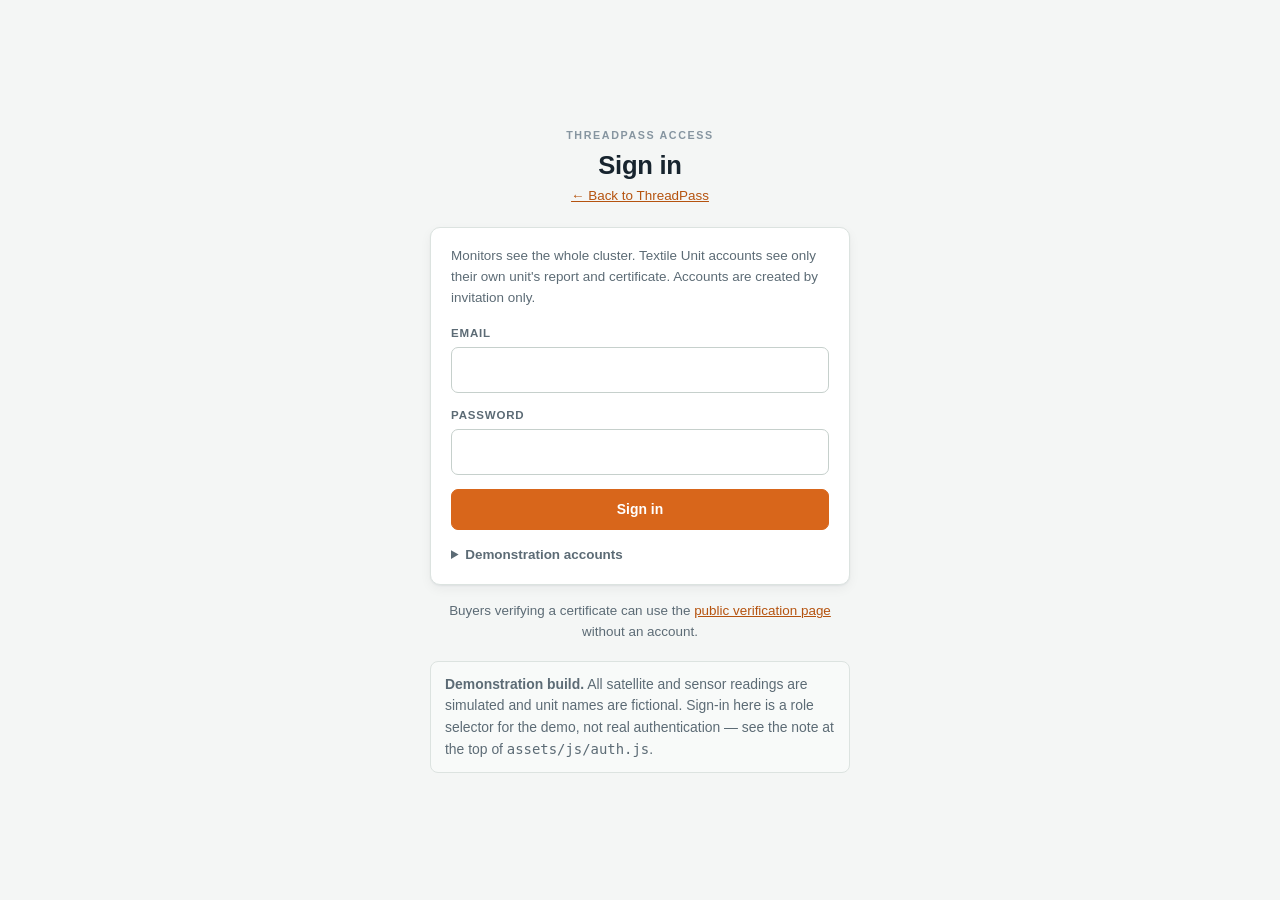
<file: site/dashboard.html>
<!doctype html>
<html lang="en">
<head>
<meta charset="utf-8">
<meta name="viewport" content="width=device-width, initial-scale=1, viewport-fit=cover">
<title>Dashboard — ThreadPass</title>
<link rel="icon" href="favicon.svg" type="image/svg+xml">
<link rel="stylesheet" href="assets/css/styles.css">
<script>
  try {
    var t = localStorage.getItem("threadpass.theme");
    if (t) document.documentElement.setAttribute("data-theme", t);
  } catch (e) {}
</script>
</head>
<body>

<div id="chrome"></div>

<main class="page">
  <div class="wrap stack" id="view"></div>
</main>

<footer id="site-footer"></footer>

<script src="assets/js/data.js"></script>
<script src="assets/js/detect.js"></script>
<script src="assets/js/auth.js"></script>
<script src="assets/js/ui.js"></script>
<script>
(function () {
  "use strict";

  var session = TP.requireSession();
  if (!session) return;

  /* A unit account has exactly one unit to look at, so send it straight there
     rather than showing a cluster table with a single row in it. */
  if (session.role === "UNIT") {
    location.replace("unit.html?u=" + encodeURIComponent(session.unit));
    return;
  }

  TP.renderChrome("dashboard", session);
  TP.renderFooter();

  var all = TP.analyseAll();

  function count(fn) { return all.filter(fn).length; }

  var certified = count(function (a) { return a.certification === "Certified"; });
  var flagged   = count(function (a) { return a.operationalStatus === "Flagged"; });
  var watching  = count(function (a) { return a.operationalStatus === "Watch"; });
  var pending   = count(function (a) { return !a.enoughHistory; });

  var tiles =
    '<div class="grid grid-4">' +
      '<div class="stat"><div class="label">Units monitored</div>' +
        '<div class="value">' + all.length + "</div>" +
        '<div class="sub">Tirupur, Erode and Karur</div></div>' +
      '<div class="stat"><div class="label">Certified</div>' +
        '<div class="value" style="color:var(--teal)">' + certified + "</div>" +
        '<div class="sub">No verified violation in period</div></div>' +
      '<div class="stat"><div class="label">Flagged</div>' +
        '<div class="value" style="color:var(--red)">' + flagged + "</div>" +
        '<div class="sub">Dual-layer confirmed</div></div>' +
      '<div class="stat"><div class="label">Watch only</div>' +
        '<div class="value" style="color:var(--amber)">' + watching + "</div>" +
        '<div class="sub">Single layer, non-blocking</div></div>' +
    "</div>";

  var rows = all.map(function (a) {
    var u = a.unit;
    var latest = a.latest;
    return "<tr>" +
      '<td><a class="row-link" href="unit.html?u=' + TP.esc(u.slug) + '">' + TP.esc(u.name) + "</a>" +
        '<div class="hint">' + TP.esc(u.process) + "</div></td>" +
      "<td>" + TP.esc(u.cluster) + "</td>" +
      "<td>" + TP.badge(a.operationalStatus) + "</td>" +
      "<td>" + TP.badge(a.certification) + "</td>" +
      '<td class="num">' + (a.flaggedCount || "—") + "</td>" +
      '<td class="num">' + (a.watchCount || "—") + "</td>" +
      '<td class="num">' + latest.ndti.toFixed(1) + "</td>" +
      '<td class="num">' + latest.ph.toFixed(2) + "</td>" +
      '<td class="num">' + Math.round(latest.tds) + "</td>" +
      '<td class="num">' + latest.turb.toFixed(1) + "</td>" +
    "</tr>";
  }).join("");

  var table =
    '<div class="card flush">' +
      '<div class="card-head"><h2>Cluster</h2>' +
        '<span class="hint">Monitoring period ' + TP.fmtDate(TP.PERIOD.start, "long") +
        " – " + TP.fmtDate(TP.PERIOD.end, "long") + "</span></div>" +
      '<div class="table-scroll"><table class="data"><thead><tr>' +
        "<th>Unit</th><th>Cluster</th><th>Operational</th><th>Certification</th>" +
        '<th class="num">Flagged</th><th class="num">Watch</th>' +
        '<th class="num">NDTI</th><th class="num">pH</th>' +
        '<th class="num">TDS mg/L</th><th class="num">Turb NTU</th>' +
      "</tr></thead><tbody>" + rows + "</tbody></table></div>" +
      '<div class="card-body" style="border-top:1px solid var(--border)">' +
        '<p class="hint" style="margin:0">Last four columns are the most recent daily reading ' +
        "for each unit, not a period average.</p></div>" +
    "</div>";

  document.getElementById("view").innerHTML =
    '<div class="page-head"><h1>Cluster overview</h1>' +
      "<p>Every participating unit, scored against its own baseline over the " +
      TP.PERIOD.days + "-day monitoring window.</p></div>" +
    tiles + table;
})();
</script>

</body>
</html>
</file>
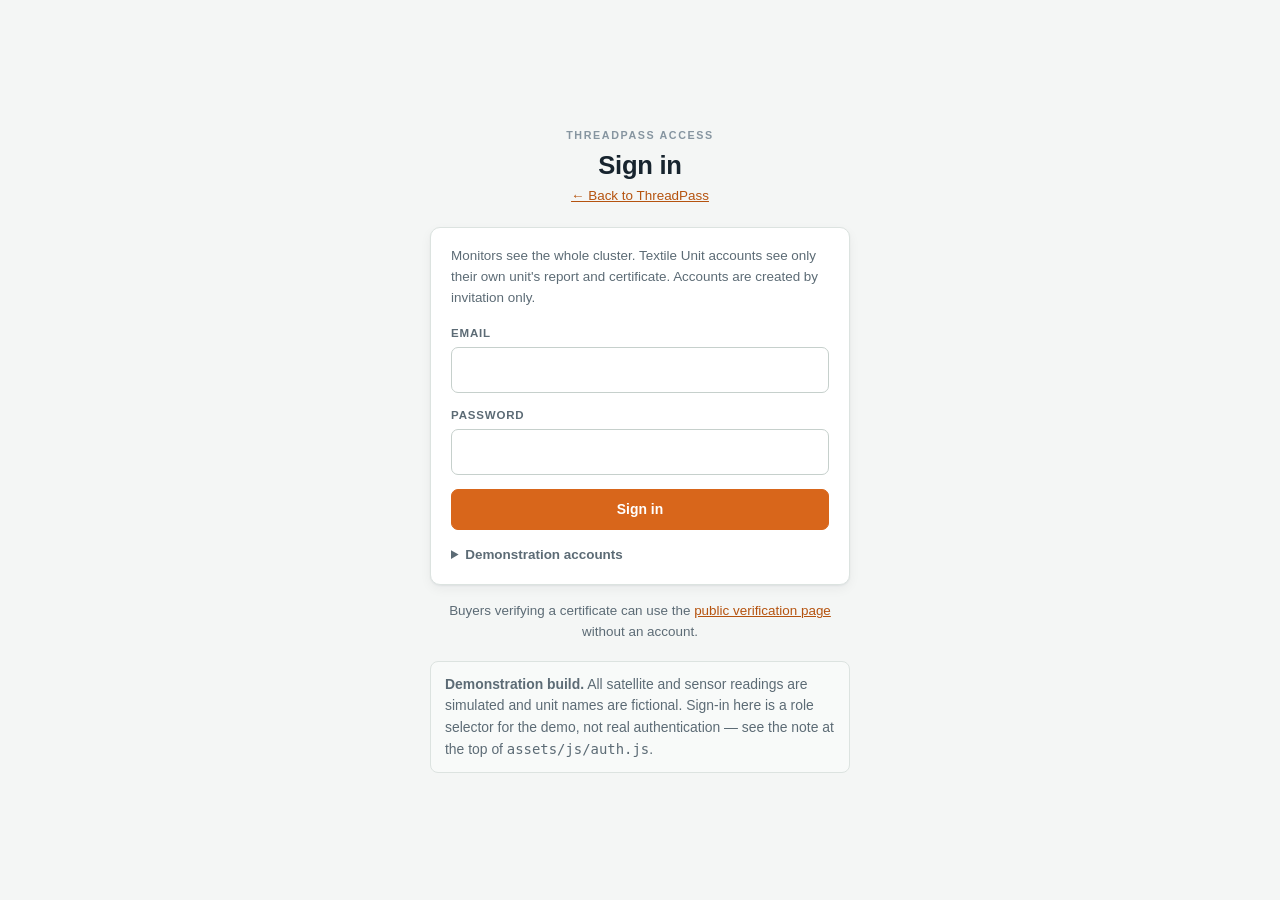
<file: site/methodology.html>
<!doctype html>
<html lang="en">
<head>
<meta charset="utf-8">
<meta name="viewport" content="width=device-width, initial-scale=1, viewport-fit=cover">
<title>Methodology — ThreadPass</title>
<link rel="icon" href="favicon.svg" type="image/svg+xml">
<link rel="stylesheet" href="assets/css/styles.css">
<script>
  try {
    var t = localStorage.getItem("threadpass.theme");
    if (t) document.documentElement.setAttribute("data-theme", t);
  } catch (e) {}
</script>
</head>
<body>

<div id="chrome"></div>

<main class="page">
  <div class="wrap stack">

    <div class="page-head">
      <h1>How a ThreadPass finding is produced</h1>
      <p>Written out in full, because a compliance record nobody can audit is
         worth very little to the buyer reading it.</p>
    </div>

    <div class="card">
      <h2>Two layers, deliberately independent</h2>
      <p><b>Layer 1 — satellite.</b> A published water-quality index, NDTI, is
         computed from free Sentinel-2 multispectral imagery over the river
         stretch that receives this unit's discharge. It covers the whole
         stretch continuously and cannot be evaded by timing a discharge around
         an inspection visit, because there is no visit to time it around.</p>
      <p><b>Layer 2 — ground sensor.</b> A low-cost node at the unit's own
         effluent outlet logs pH, total dissolved solids and turbidity. This
         supplies the one thing satellite imagery cannot: a reading attributable
         to <em>this specific unit</em> rather than to the river in general.</p>
      <p class="hint" style="margin-bottom:0">The layers are useful precisely
         because they fail differently. Cloud cover blinds the satellite but not
         the sensor. A sensor that is unplugged, fouled or bypassed says nothing
         about the river the satellite is still watching.</p>
    </div>

    <div class="card">
      <h2>Each channel is scored against its own baseline</h2>
      <p>There is no fixed threshold that applies to every unit. A mercerising
         line and a bleaching-and-scouring line have genuinely different normal
         ranges, and a single national limit would flag the wrong one. Every
         channel is therefore scored against <b>its own 30-day median</b>.</p>
      <p>Spread is measured with <b>MAD — the median absolute deviation</b> —
         rescaled by 1.4826 so it estimates the same quantity a standard
         deviation would for well-behaved data.</p>
      <div class="notice">
        <b>Why not a standard deviation?</b> Because the thing we are trying to
        detect would corrupt it. A four-day discharge episode inflates the
        standard deviation of the very series it appears in, widening the
        "normal" band until the episode sits comfortably inside it. A median of
        absolute deviations does not move like that: a handful of extreme values
        cannot drag it, which is the entire reason it is used here.
      </div>
    </div>

    <div class="card">
      <h2>Only sustained departures count</h2>
      <p>A reading must sit at least <b id="thr"></b> robust standard deviations
         from the unit's own median, and must stay there for <b id="run"></b> or
         more consecutive days, before it is recorded as an excursion at all.</p>
      <p class="hint" style="margin-bottom:0">A single odd day is a cloud edge, a
         passing boat, a sensor settling after maintenance. Two consecutive days
         is a pattern. This rule discards most of what would otherwise be noise,
         at the cost of missing a genuine single-day event — a trade made
         deliberately, in favour of not crying wolf.</p>
    </div>

    <div class="card">
      <h2>The rule that decides everything</h2>
      <div class="table-scroll">
        <table class="data">
          <thead><tr><th>What was observed</th><th>What ThreadPass records</th><th>Effect on eligibility</th></tr></thead>
          <tbody>
            <tr>
              <td>A satellite excursion <b>and</b> a sensor excursion overlapping in the same window</td>
              <td><span class="badge flag">Flagged</span></td>
              <td>A verified violation. Certification is withheld or revoked.</td>
            </tr>
            <tr>
              <td>A satellite excursion with nothing on the ground</td>
              <td><span class="badge watch">Watch</span></td>
              <td>None. Disclosed in the report, does not affect eligibility.</td>
            </tr>
            <tr>
              <td>A sensor excursion with nothing overhead</td>
              <td><span class="badge watch">Watch</span></td>
              <td>None. Disclosed in the report, does not affect eligibility.</td>
            </tr>
            <tr>
              <td>Fewer than 30 days of paired history</td>
              <td><span class="badge neutral">Not Yet Eligible</span></td>
              <td>No verdict is offered. Absence of findings is not a clean result.</td>
            </tr>
          </tbody>
        </table>
      </div>
      <p class="hint" style="margin:14px 0 0">
        Requiring both layers to agree is what makes a Flagged event worth acting
        on. It is also what protects a compliant unit from being penalised for a
        discharge that was never theirs.</p>
    </div>

    <div class="card">
      <h2>What this system does not claim</h2>
      <p>It is <b>cluster and outlet-level monitoring, not pipe-level forensic
         proof</b>. It will not establish which of two adjacent units released a
         given litre of effluent, and it is not designed to.</p>
      <p>It is a <b>self-monitoring and disclosure record</b> the unit holds and
         chooses to show a buyer — not an enforcement instrument, and not a
         regulatory or statutory certification. It confers no legal compliance
         status.</p>
      <p style="margin-bottom:0">It is <b>a water-quality and compliance tool,
         not a climate technology</b>, and is not presented as one. The genuine
         indirect connection is that enforcement of existing Zero Liquid
         Discharge and effluent-reuse mandates depends on reliable monitoring,
         which this supports rather than replaces.</p>
    </div>

    <div class="notice">
      <b>And in this build specifically:</b> every reading is simulated. No
      satellite imagery is fetched and no sensor exists. The unit names and
      registration numbers are fictional. What is real here is the method — the
      baseline, the MAD threshold, the sustained-run rule and the dual-layer
      correlation all run exactly as described above on the generated data.
    </div>

  </div>
</main>

<footer id="site-footer"></footer>

<script src="assets/js/data.js"></script>
<script src="assets/js/detect.js"></script>
<script src="assets/js/auth.js"></script>
<script src="assets/js/ui.js"></script>
<script>
(function () {
  "use strict";
  var session = TP.requireSession();
  if (!session) return;
  TP.renderChrome("methodology", session);
  TP.renderFooter();
  document.getElementById("thr").textContent = TP.THRESHOLD_SD.toFixed(1);
  document.getElementById("run").textContent = TP.MIN_RUN_DAYS;
})();
</script>

</body>
</html>
</file>
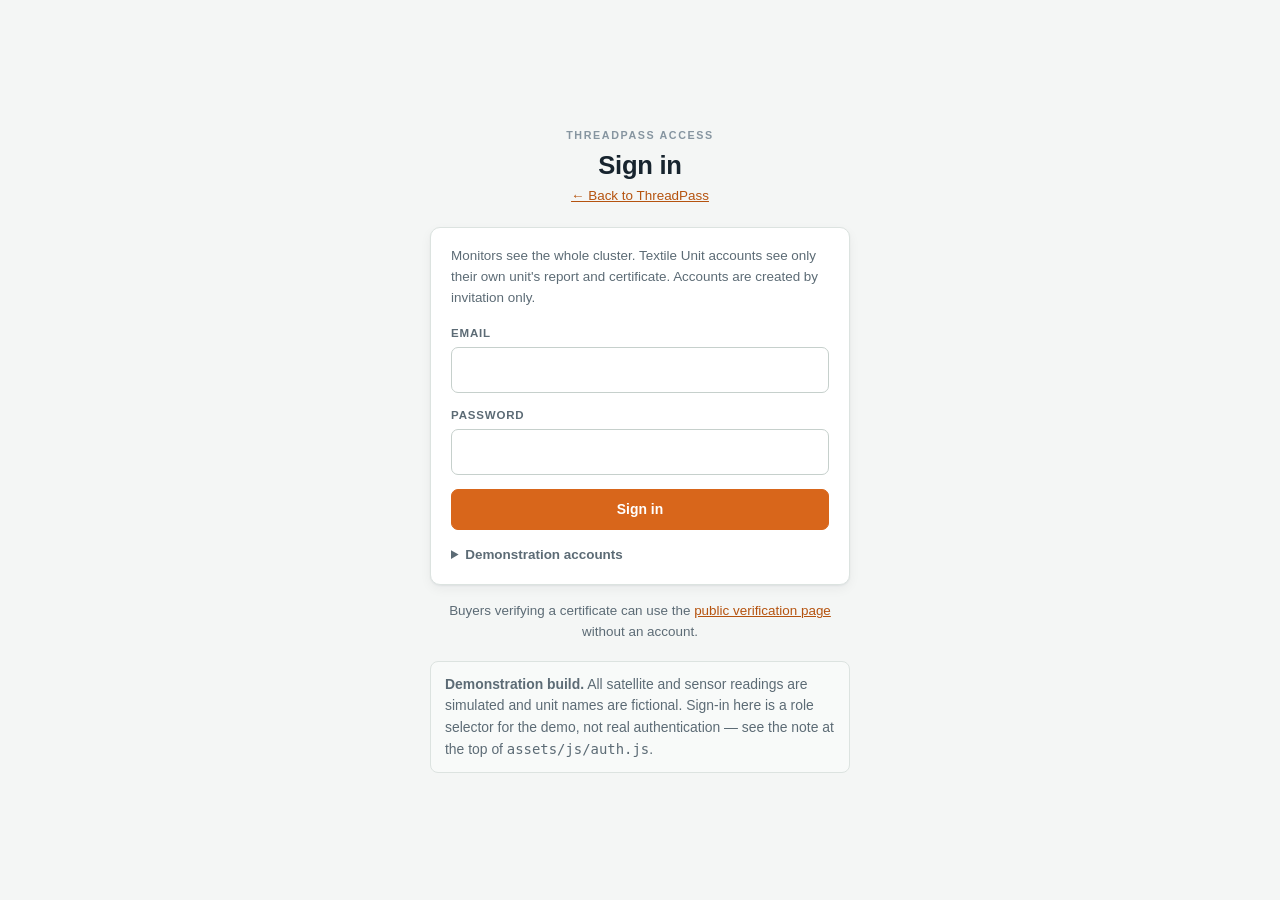
<file: site/pending.html>
<!doctype html>
<html lang="en">
<head>
<meta charset="utf-8">
<meta name="viewport" content="width=device-width, initial-scale=1, viewport-fit=cover">
<title>Monitoring not yet active — ThreadPass</title>
<link rel="icon" href="favicon.svg" type="image/svg+xml">
<link rel="stylesheet" href="assets/css/styles.css">
<script>
  try {
    var t = localStorage.getItem("threadpass.theme");
    if (t) document.documentElement.setAttribute("data-theme", t);
  } catch (e) {}
</script>
</head>
<body>

<div id="chrome"></div>

<main class="page">
  <div class="wrap stack" style="max-width:720px" id="view"></div>
</main>

<footer id="site-footer"></footer>

<script src="assets/js/data.js"></script>
<script src="assets/js/detect.js"></script>
<script src="assets/js/auth.js"></script>
<script src="assets/js/ui.js"></script>
<script>
(function () {
  "use strict";

  var session = TP.requireSession();
  if (!session) return;

  TP.renderChrome("dashboard", session);
  TP.renderFooter();

  var a = session.unit ? TP.byUnitSlug(session.unit) : null;

  /* Nothing to hold here if the unit already has a full baseline. */
  if (a && a.enoughHistory) { location.replace("unit.html?u=" + encodeURIComponent(session.unit)); return; }

  var days = a ? a.readings.length : 0;
  var remaining = Math.max(0, TP.MIN_HISTORY - days);

  document.getElementById("view").innerHTML =
    '<div class="page-head"><h1>Monitoring is running, but not yet reportable</h1>' +
      "<p>" + TP.esc(a ? a.unit.name : session.label) + "</p></div>" +

    '<div class="card">' +
      '<div class="grid grid-3" style="margin-bottom:16px">' +
        '<div class="stat"><div class="label">Days collected</div>' +
          '<div class="value">' + days + "</div></div>" +
        '<div class="stat"><div class="label">Days required</div>' +
          '<div class="value">' + TP.MIN_HISTORY + "</div></div>" +
        '<div class="stat"><div class="label">Remaining</div>' +
          '<div class="value" style="color:var(--amber)">' + remaining + "</div></div>" +
      "</div>" +

      "<p>Your satellite and sensor layers are both logging. What is missing is " +
      "history: every reading is scored against your unit's own 30-day median, and " +
      "that median is not stable enough to judge anything against until 30 days of " +
      "paired data exist.</p>" +

      "<p style=\"margin-bottom:0\">Reporting a status now would mean comparing today " +
      "against a baseline built from a handful of days — which would flag ordinary " +
      "variation as an excursion, and would be worse than saying nothing.</p>" +
    "</div>" +

    '<div class="notice"><b>This is not a clean result.</b> No findings are shown ' +
      "because none can be computed yet, not because none exist. A buyer reading this " +
      "should treat it as \"not yet assessed\", never as \"assessed and passed\".</div>";
})();
</script>

</body>
</html>
</file>
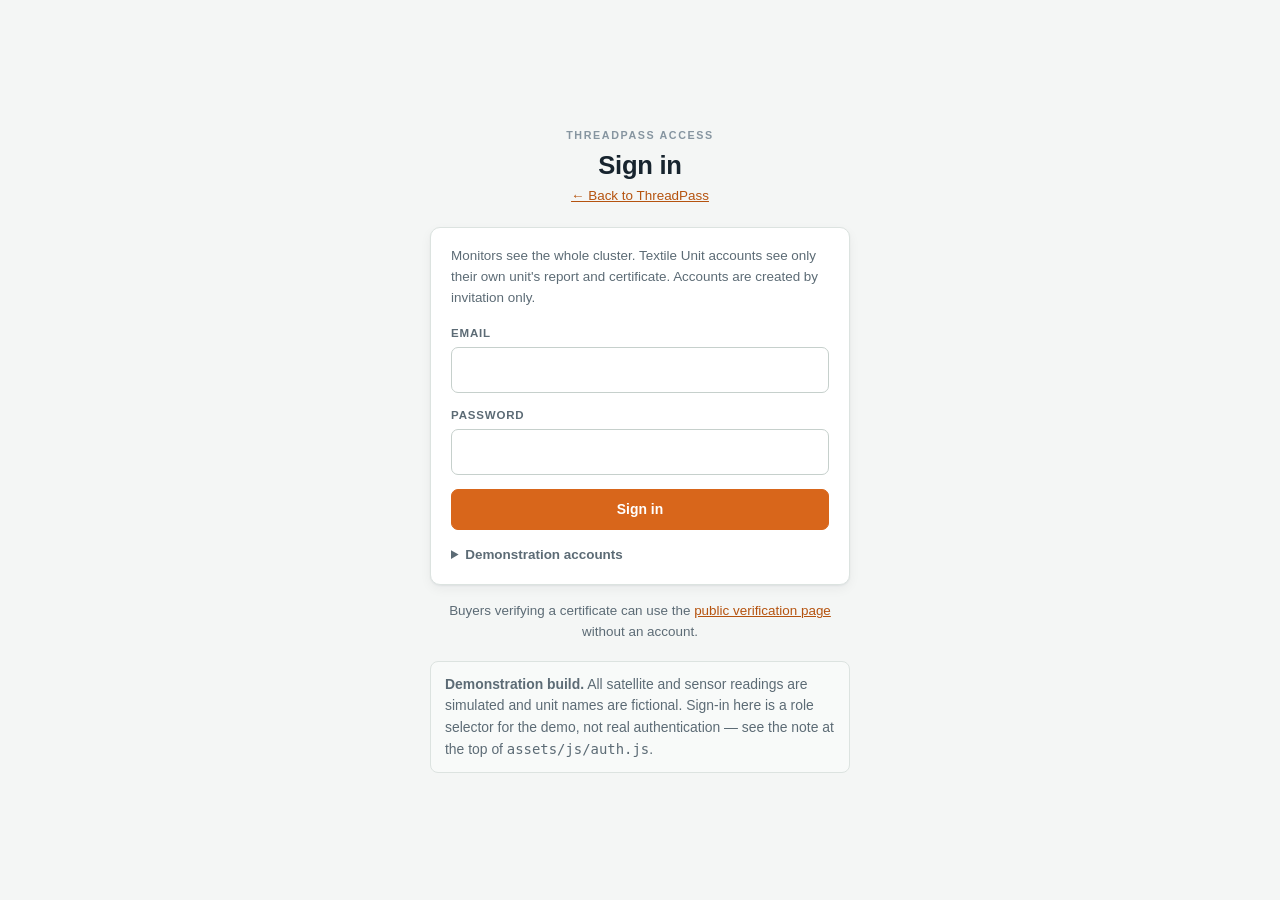
<file: site/report.html>
<!doctype html>
<html lang="en">
<head>
<meta charset="utf-8">
<meta name="viewport" content="width=device-width, initial-scale=1, viewport-fit=cover">
<title>Compliance report — ThreadPass</title>
<link rel="icon" href="favicon.svg" type="image/svg+xml">
<link rel="stylesheet" href="assets/css/styles.css">
<script>
  try {
    var t = localStorage.getItem("threadpass.theme");
    if (t) document.documentElement.setAttribute("data-theme", t);
  } catch (e) {}
</script>
</head>
<body>

<div id="chrome"></div>

<div class="doc-bar no-print"><div class="wrap">
  <div class="hint" id="doc-label"></div>
  <div class="btn-row">
    <a class="btn" id="back" href="dashboard.html">Back</a>
    <button class="btn primary" type="button" onclick="window.print()">Print / Save as PDF</button>
  </div>
</div></div>

<div id="doc"></div>

<script src="assets/js/data.js"></script>
<script src="assets/js/detect.js"></script>
<script src="assets/js/auth.js"></script>
<script src="assets/js/ui.js"></script>
<script src="assets/js/charts.js"></script>
<script>
(function () {
  "use strict";

  var session = TP.requireSession();
  if (!session) return;

  TP.renderChrome("dashboard", session);

  var slug = TP.query("u");
  if (session.role === "UNIT") slug = session.unit;

  var a = slug ? TP.byUnitSlug(slug) : null;
  var doc = document.getElementById("doc");

  if (!a) {
    doc.innerHTML = '<div class="wrap page"><div class="card"><h1>Unit not found</h1>' +
      '<p><a class="btn" href="dashboard.html">Back to dashboard</a></p></div></div>';
    return;
  }

  var u = a.unit;
  var latest = a.latest;
  document.getElementById("doc-label").textContent =
    "Buyer due-diligence report — " + u.name;
  document.getElementById("back").href = "unit.html?u=" + encodeURIComponent(u.slug);

  function head(page) {
    return '<div class="doc-head"><span>ThreadPass Compliance Report · ' +
      TP.esc(u.name) + "</span><span>Page " + page + " of 3</span></div>";
  }

  function foot() {
    return '<div class="doc-foot">' + TP.esc(TP.DISCLAIMER) + "</div>";
  }

  /* ---- status rationale ---- */
  var rationale;
  if (!a.enoughHistory) {
    rationale = "Only " + a.readings.length + " days of paired history are available, " +
      "short of the " + TP.MIN_HISTORY + " days required before a baseline is stable " +
      "enough to score against. No status is assigned.";
  } else if (a.flaggedCount) {
    rationale = a.events.filter(function (e) { return e.severity === "Flagged"; })
      .map(function (e) {
        var sensors = e.channels.filter(function (c) { return c !== "ndti"; })
          .map(function (c) { return TP.CHANNEL_LABEL[c]; }).join(", ");
        return "Satellite NDTI excursion " + TP.fmtRange(e.fromIso, e.toIso) +
          " overlaps a ground-sensor excursion (" + sensors + ") in the same window.";
      }).join(" ");
  } else if (a.watchCount) {
    rationale = "No excursion was corroborated across both layers at any point in the " +
      "period. " + a.watchCount + " single-layer observation" + (a.watchCount === 1 ? "" : "s") +
      " " + (a.watchCount === 1 ? "was" : "were") + " recorded and " +
      (a.watchCount === 1 ? "is" : "are") + " disclosed in the event log on page 3.";
  } else {
    rationale = "No excursion was detected on either layer at any point in the period.";
  }

  /* ---- page 1 ---- */
  var page1 =
    '<div class="paper">' + head(1) +
      '<div class="doc-eyebrow">Buyer due-diligence compliance report</div>' +
      '<h1 class="doc-title">' + TP.esc(u.name) + "</h1>" +
      '<p class="doc-sub">' + TP.esc(u.cluster) + ", " + TP.esc(u.state) + ", India · " +
        u.lat.toFixed(4) + "° N, " + u.lon.toFixed(4) + "° E · " + TP.esc(u.process) +
        " · MSME " + TP.esc(u.udyam) + "</p>" +

      '<div class="doc-stats">' +
        '<div class="doc-stat"><div class="label">Operational status</div>' +
          '<div class="value">' + TP.esc(a.operationalStatus) + "</div></div>" +
        '<div class="doc-stat"><div class="label">Certification</div>' +
          '<div class="value">' + TP.esc(a.certification) + "</div></div>" +
        '<div class="doc-stat"><div class="label">Flagged events</div>' +
          '<div class="value big">' + a.flaggedCount + "</div></div>" +
        '<div class="doc-stat"><div class="label">Watch events</div>' +
          '<div class="value big">' + a.watchCount + "</div></div>" +
      "</div>" +

      '<p class="doc-sub" style="margin-bottom:20px">Monitoring period ' +
        TP.fmtDate(a.readings[0].date, "long") + " – " + TP.fmtDate(latest.date, "long") +
        " (" + a.readings.length + " days) · satellite NDTI + ground sensors " +
        "(pH, TDS, turbidity)</p>" +

      '<div class="doc-section"><h3>Plain-English compliance summary</h3>' +
        "<p>" + TP.esc(a.summary) + "</p></div>" +

      '<div class="doc-section"><h3>Status rationale</h3>' +
        '<div class="doc-callout">' + TP.esc(rationale) + "</div></div>" +

      (a.certificate ? '<div class="doc-section"><h3>Certificate</h3>' +
        '<p><span class="mono">' + TP.esc(a.certificate.id) + "</span> · issued " +
        TP.fmtDate(a.certificate.issued, "long") + " · valid until " +
        TP.fmtDate(a.certificate.validUntil, "long") +
        (a.certificate.revoked ? " · <b>REVOKED</b>" : "") +
        ". Verify at <span class=\"mono\">/verify?id=" + TP.esc(a.certificate.id) +
        "</span></p></div>" : "") +

    foot() + "</div>";

  /* ---- page 2 ---- */
  var page2 =
    '<div class="paper">' + head(2) +
      '<div class="doc-section"><h3>Satellite water-quality index (NDTI)</h3>' +
        '<p class="hint" style="font-size:.76rem">Daily NDTI, ' +
          TP.fmtDate(a.readings[0].date, "long") + " – " + TP.fmtDate(latest.date, "long") +
          ". The dashed line is this unit's own 30-day median. Shaded bands mark " +
          "sustained excursions.</p>" +
        '<div id="p2-ndti"></div></div>' +

      '<div class="doc-section" style="margin-top:26px"><h3>Ground sensors — pH · TDS · turbidity</h3>' +
        '<p class="hint" style="font-size:.76rem">Each channel is indexed to its own ' +
          "30-day median = 100, so the three signals share one axis. Plotting them on " +
          "two different scales would make them appear to cross when they do not.</p>" +
        '<div id="p2-sensor"></div></div>' +
    foot() + "</div>";

  /* ---- page 3 ---- */
  var events = a.events.length
    ? a.events.map(function (e) {
        return '<div class="event">' +
          '<div class="event-top">' + TP.badge(e.severity) +
            '<span class="event-when">' + TP.fmtRange(e.fromIso, e.toIso) + "</span>" +
            '<span class="event-src">' + TP.esc(e.source) + "</span></div>" +
          "<p>" + TP.esc(e.description) + "</p>" +
          '<div class="res">Resolution: ' + TP.esc(e.resolution) + "</div>" +
        "</div>";
      }).join("")
    : '<p style="font-size:.84rem">No Watch or Flagged events were recorded in this period.</p>';

  var page3 =
    '<div class="paper">' + head(3) +
      '<div class="doc-section"><h3>Event log — every Watch and Flagged event</h3>' +
        '<p class="hint" style="font-size:.76rem">All detections in the ' +
          TP.fmtDate(a.readings[0].date, "long") + " – " + TP.fmtDate(latest.date, "long") +
          " window, oldest first, with the resolution recorded for each.</p>" +
        events + "</div>" +

      '<div class="doc-section" style="margin-top:24px"><h3>How these findings are produced</h3>' +
        '<p style="font-size:.8rem">Two independent layers are compared daily. ' +
        "Satellite-derived NDTI tracks water-quality change on the adjacent river " +
        "stretch; ground sensors log pH, total dissolved solids and turbidity at the " +
        "discharge point. Each stream is scored against its own 30-day median using a " +
        "robust median-absolute-deviation threshold, and only sustained runs of " +
        TP.MIN_RUN_DAYS + " days or more at " + TP.THRESHOLD_SD.toFixed(1) +
        " SD or beyond count as excursions.</p>" +
        '<p style="font-size:.8rem">A unit is <b>Flagged</b> only when a satellite ' +
        "excursion and a sensor excursion overlap in the same time window. A single " +
        "uncorroborated layer is recorded as <b>Watch</b>. Watch events are disclosed " +
        "here but do not, on their own, constitute a verified violation — because one " +
        "layer alone cannot distinguish this unit's discharge from an upstream one, or " +
        "a genuine sensor excursion from cloud cover over the river.</p>" +
        '<p style="font-size:.8rem;margin-bottom:0">This is cluster and outlet-level ' +
        "monitoring, not pipe-level forensic proof, and is stated as such.</p></div>" +
    foot() + "</div>";

  doc.innerHTML = page1 + page2 + page3;

  TP.lineChart(document.getElementById("p2-ndti"), {
    dates: a.readings.map(function (r) { return r.date; }),
    series: [{ label: "NDTI", values: a.channels.ndti.values, color: "var(--series-sat)" }],
    bands: (function () {
      var pos = {}; a.readings.forEach(function (r, i) { pos[r.dayIndex] = i; });
      return a.events.filter(function (e) { return e.channels.indexOf("ndti") !== -1; })
        .map(function (e) {
          return { i0: pos[e.from], i1: pos[e.to], severity: e.severity, label: e.severity.toUpperCase() };
        });
    })(),
    baseline: a.channels.ndti.median,
    format: function (v) { return v.toFixed(1); },
    ariaLabel: "Daily satellite NDTI for " + u.name,
    height: 210,
    table: false
  });

  TP.lineChart(document.getElementById("p2-sensor"), {
    dates: a.readings.map(function (r) { return r.date; }),
    series: [
      { label: "pH",        values: a.channels.ph.indexed,   color: "var(--series-1)" },
      { label: "TDS",       values: a.channels.tds.indexed,  color: "var(--series-2)", dash: "7 3" },
      { label: "Turbidity", values: a.channels.turb.indexed, color: "var(--series-3)", dash: "2 3" }
    ],
    bands: (function () {
      var pos = {}; a.readings.forEach(function (r, i) { pos[r.dayIndex] = i; });
      return a.events.filter(function (e) {
        return e.channels.some(function (c) { return c !== "ndti"; });
      }).map(function (e) {
        return { i0: pos[e.from], i1: pos[e.to], severity: e.severity, label: e.severity.toUpperCase() };
      });
    })(),
    baseline: 100,
    format: function (v) { return v.toFixed(0); },
    ariaLabel: "Ground sensor channels for " + u.name + ", each indexed to its own 30-day median",
    height: 210,
    table: false
  });
})();
</script>

</body>
</html>
</file>
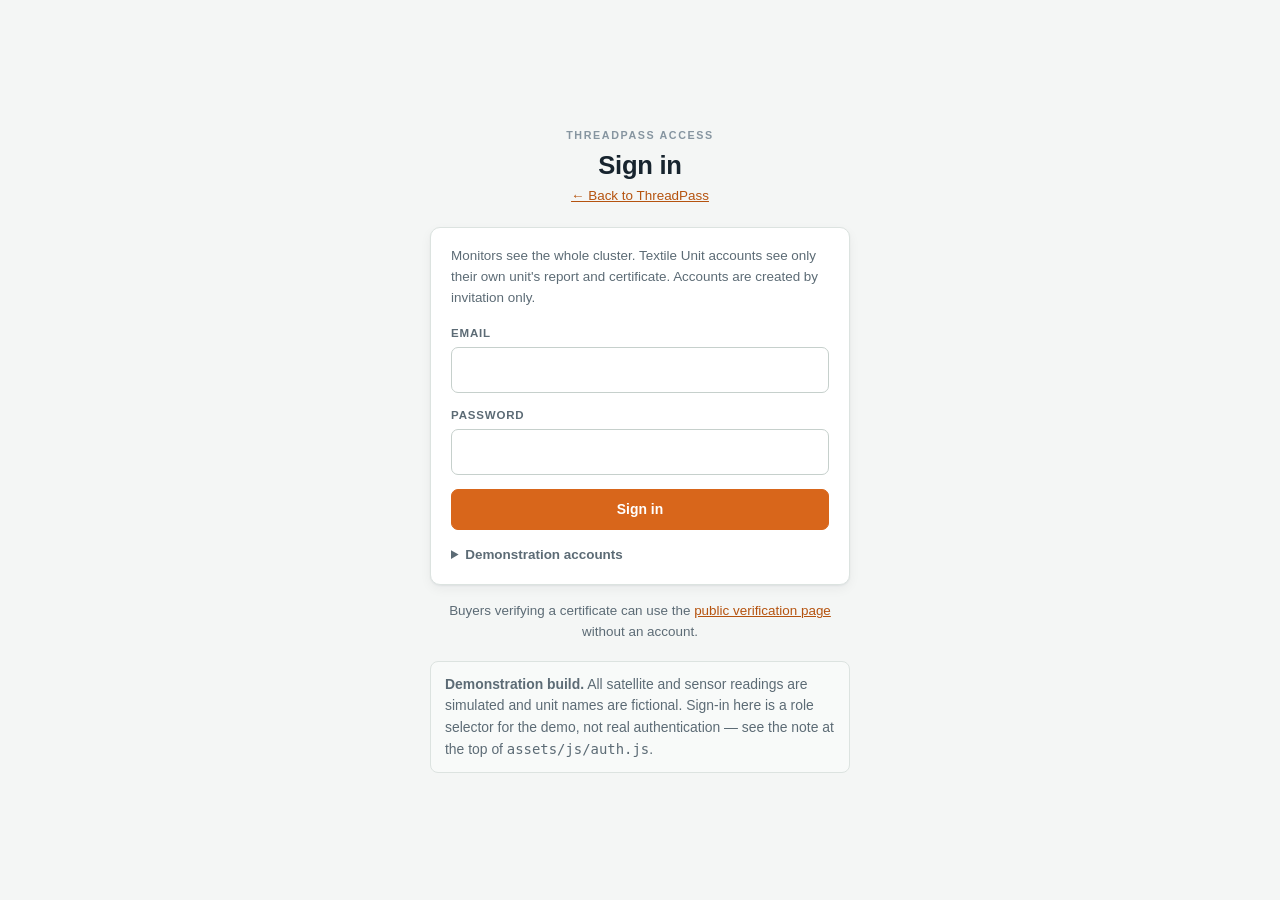
<file: site/signin.html>
<!doctype html>
<html lang="en">
<head>
<meta charset="utf-8">
<meta name="viewport" content="width=device-width, initial-scale=1, viewport-fit=cover">
<title>Sign in — ThreadPass compliance monitoring</title>
<link rel="icon" href="favicon.svg" type="image/svg+xml">
<link rel="stylesheet" href="assets/css/styles.css">
<script>
  /* Set the theme before first paint so the page never flashes light then dark. */
  try {
    var t = localStorage.getItem("threadpass.theme");
    if (t) document.documentElement.setAttribute("data-theme", t);
  } catch (e) {}
</script>
</head>
<body>

<div class="auth-screen">
  <div class="auth-card">

    <div class="auth-head">
      <div class="eyebrow">ThreadPass Access</div>
      <h1>Sign in</h1>
      <p class="hint" style="margin-top:6px">
        <a href="index.html">← Back to ThreadPass</a>
      </p>
    </div>

    <div class="card">
      <p class="hint" style="margin-bottom:16px">
        Monitors see the whole cluster. Textile Unit accounts see only their own
        unit's report and certificate. Accounts are created by invitation only.
      </p>

      <div id="error" class="alert" hidden></div>

      <form id="signin" novalidate>
        <div class="field">
          <label for="email">Email</label>
          <input id="email" type="email" autocomplete="username" spellcheck="false" required>
        </div>
        <div class="field">
          <label for="password">Password</label>
          <input id="password" type="password" autocomplete="current-password" required>
        </div>
        <button class="btn primary" type="submit" style="width:100%; justify-content:center">
          Sign in
        </button>
      </form>

      <details class="accounts">
        <summary>Demonstration accounts</summary>
        <p class="hint" style="margin:8px 0 0">
          Click any row to fill the form. Every account uses the password
          <span class="mono">ThreadPass#2026</span>.
        </p>
        <table id="account-list"></table>
      </details>
    </div>

    <p class="hint" style="text-align:center; margin-top:16px">
      Buyers verifying a certificate can use the
      <a href="verify.html">public verification page</a> without an account.
    </p>

    <div class="notice" style="margin-top:18px">
      <b>Demonstration build.</b> All satellite and sensor readings are simulated
      and unit names are fictional. Sign-in here is a role selector for the demo,
      not real authentication — see the note at the top of
      <span class="mono">assets/js/auth.js</span>.
    </div>

  </div>
</div>

<script src="assets/js/data.js"></script>
<script src="assets/js/detect.js"></script>
<script src="assets/js/auth.js"></script>
<script src="assets/js/ui.js"></script>
<script>
(function () {
  "use strict";

  /* Already signed in? Go straight through. */
  if (TP.session()) { location.replace("dashboard.html"); return; }

  var emailEl = document.getElementById("email");
  var passEl = document.getElementById("password");
  var errorEl = document.getElementById("error");

  /* Demo account picker */
  document.getElementById("account-list").innerHTML = TP.ACCOUNTS.map(function (a) {
    return '<tr data-email="' + TP.esc(a.email) + '">' +
             "<td>" + TP.esc(a.email) + "</td>" +
             "<td>" + TP.esc(a.label) + "</td>" +
           "</tr>";
  }).join("");

  document.getElementById("account-list").addEventListener("click", function (evt) {
    var row = evt.target.closest("tr[data-email]");
    if (!row) return;
    emailEl.value = row.getAttribute("data-email");
    passEl.value = TP.PASSWORD;
    passEl.focus();
  });

  document.getElementById("signin").addEventListener("submit", function (evt) {
    evt.preventDefault();
    errorEl.hidden = true;

    var result = TP.signIn(emailEl.value, passEl.value);
    if (!result.ok) {
      errorEl.textContent = result.error;
      errorEl.hidden = false;
      return;
    }

    /* A unit account with no monitoring history yet lands on the holding page. */
    if (result.session.role === "UNIT") {
      var analysis = TP.byUnitSlug(result.session.unit);
      if (analysis && !analysis.enoughHistory) { location.href = "pending.html"; return; }
    }
    location.href = "dashboard.html";
  });
})();
</script>

</body>
</html>
</file>
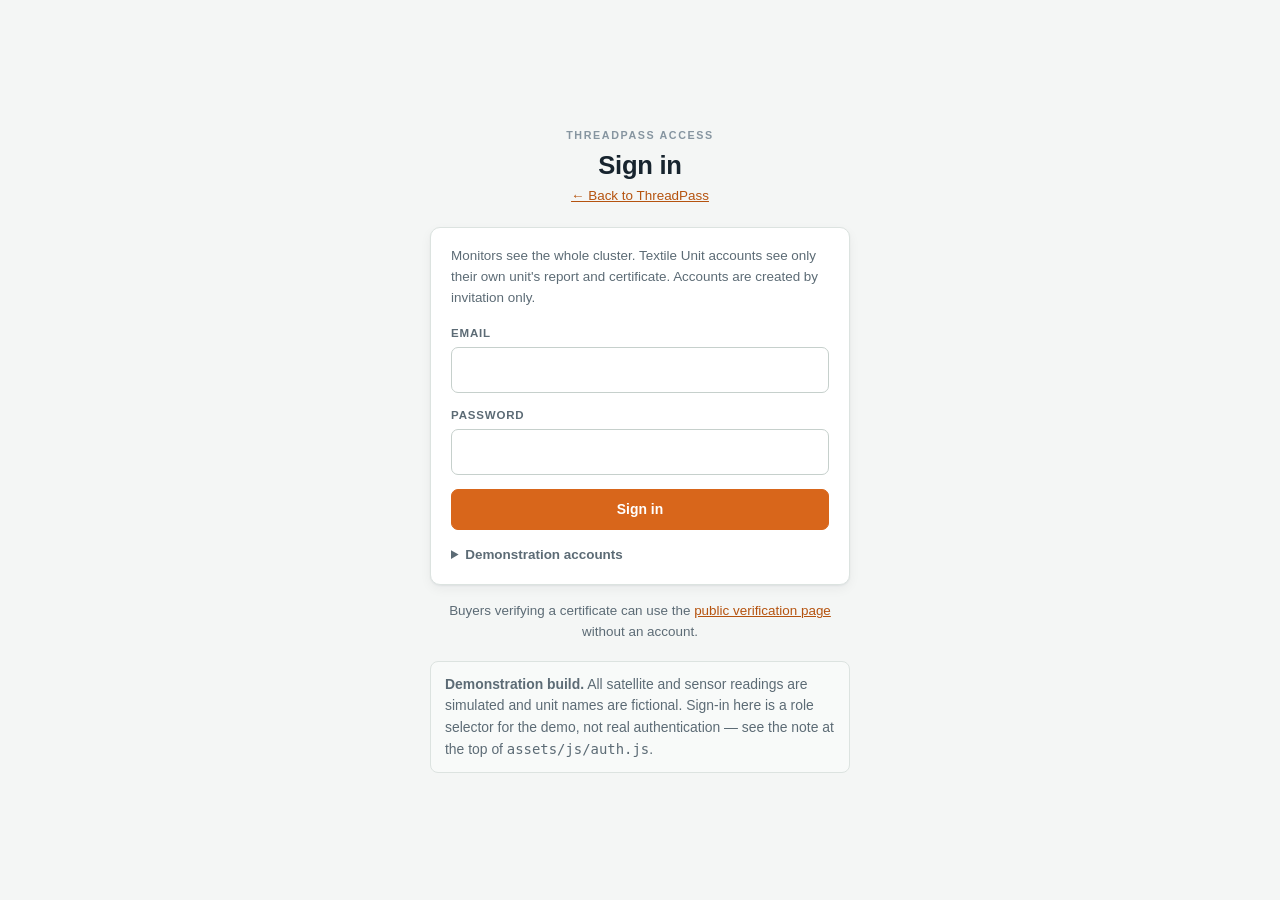
<file: site/unit.html>
<!doctype html>
<html lang="en">
<head>
<meta charset="utf-8">
<meta name="viewport" content="width=device-width, initial-scale=1, viewport-fit=cover">
<title>Unit — ThreadPass</title>
<link rel="icon" href="favicon.svg" type="image/svg+xml">
<link rel="stylesheet" href="assets/css/styles.css">
<script>
  try {
    var t = localStorage.getItem("threadpass.theme");
    if (t) document.documentElement.setAttribute("data-theme", t);
  } catch (e) {}
</script>
</head>
<body>

<div id="chrome"></div>

<main class="page">
  <div class="wrap stack" id="view"></div>
</main>

<footer id="site-footer"></footer>

<script src="assets/js/data.js"></script>
<script src="assets/js/detect.js"></script>
<script src="assets/js/auth.js"></script>
<script src="assets/js/ui.js"></script>
<script src="assets/js/charts.js"></script>
<script>
(function () {
  "use strict";

  var session = TP.requireSession();
  if (!session) return;

  TP.renderChrome("dashboard", session);
  TP.renderFooter();

  var slug = TP.query("u");

  /* A unit account may only ever look at its own unit, whatever the URL says. */
  if (session.role === "UNIT") slug = session.unit;

  var a = slug ? TP.byUnitSlug(slug) : null;
  var view = document.getElementById("view");

  if (!a) {
    view.innerHTML =
      '<div class="card"><h1>Unit not found</h1>' +
      '<p class="hint">No unit matches that identifier.</p>' +
      '<p><a class="btn" href="dashboard.html">Back to dashboard</a></p></div>';
    return;
  }

  var u = a.unit;
  var latest = a.latest;

  /* ---- header ---- */
  var head =
    '<div class="page-head">' +
      '<div style="display:flex; gap:12px; align-items:center; flex-wrap:wrap">' +
        "<h1 style=\"margin:0\">" + TP.esc(u.name) + "</h1>" +
        TP.badge(a.operationalStatus) + TP.badge(a.certification) +
      "</div>" +
      "<p>" + TP.esc(u.cluster) + ", " + TP.esc(u.state) + " · " +
        u.lat.toFixed(4) + "° N, " + u.lon.toFixed(4) + "° E · " +
        TP.esc(u.process) + " · <span class=\"mono\">" + TP.esc(u.udyam) + "</span></p>" +
    "</div>";

  /* ---- actions ---- */
  var actions =
    '<div class="btn-row">' +
      '<a class="btn primary" href="report.html?u=' + TP.esc(u.slug) + '">Buyer due-diligence report</a>' +
      (a.certificate && !a.certificate.revoked
        ? '<a class="btn" href="certificate.html?u=' + TP.esc(u.slug) + '">Certificate</a>'
        : "") +
      (a.certificate
        ? '<a class="btn" href="verify.html?id=' + TP.esc(a.certificate.id) + '">Public verification page</a>'
        : "") +
    "</div>";

  /* ---- stat tiles ---- */
  var tiles =
    '<div class="grid grid-4">' +
      '<div class="stat"><div class="label">Operational status</div>' +
        '<div class="value sm">' + TP.esc(a.operationalStatus) + "</div>" +
        '<div class="sub">' + TP.PERIOD.days + "-day window</div></div>" +
      '<div class="stat"><div class="label">Certification</div>' +
        '<div class="value sm">' + TP.esc(a.certification) + "</div>" +
        '<div class="sub">' + (a.certificate
            ? '<span class="mono">' + TP.esc(a.certificate.id) + "</span>"
            : "No certificate issued") + "</div></div>" +
      '<div class="stat"><div class="label">Flagged events</div>' +
        '<div class="value" style="color:' + (a.flaggedCount ? "var(--red)" : "inherit") + '">' +
          a.flaggedCount + "</div>" +
        '<div class="sub">Dual-layer confirmed</div></div>' +
      '<div class="stat"><div class="label">Watch events</div>' +
        '<div class="value" style="color:' + (a.watchCount ? "var(--amber)" : "inherit") + '">' +
          a.watchCount + "</div>" +
        '<div class="sub">Single layer, non-blocking</div></div>' +
    "</div>";

  /* ---- latest readings ---- */
  var readings =
    '<div class="card"><h2>Latest reading — ' + TP.fmtDate(latest.date, "long") + "</h2>" +
      '<div class="grid grid-4" style="margin-top:14px">' +
        '<div class="stat"><div class="label">Satellite NDTI</div><div class="value">' +
          latest.ndti.toFixed(1) + '</div><div class="sub">baseline ' +
          a.channels.ndti.median.toFixed(1) + "</div></div>" +
        '<div class="stat"><div class="label">pH</div><div class="value">' +
          latest.ph.toFixed(2) + '</div><div class="sub">baseline ' +
          a.channels.ph.median.toFixed(2) + "</div></div>" +
        '<div class="stat"><div class="label">TDS mg/L</div><div class="value">' +
          Math.round(latest.tds) + '</div><div class="sub">baseline ' +
          Math.round(a.channels.tds.median) + "</div></div>" +
        '<div class="stat"><div class="label">Turbidity NTU</div><div class="value">' +
          latest.turb.toFixed(1) + '</div><div class="sub">baseline ' +
          a.channels.turb.median.toFixed(1) + "</div></div>" +
      "</div></div>";

  /* ---- charts ---- */
  var charts =
    '<div class="card"><div class="card-head"><h2>Satellite water-quality index (NDTI)</h2></div>' +
      '<div class="card-body"><p class="hint" style="margin-bottom:10px">' +
        "Daily NDTI over the river stretch adjacent to this unit. The dashed line is " +
        "the unit's own 30-day median, which is what every reading is scored against.</p>" +
      '<div id="chart-ndti"></div></div></div>' +
    '<div class="card"><div class="card-head"><h2>Ground sensors — pH · TDS · turbidity</h2></div>' +
      '<div class="card-body"><p class="hint" style="margin-bottom:10px">' +
        "Each channel is indexed to its own 30-day median = 100, so three measurements " +
        "in three different units can share one axis without implying a false comparison.</p>" +
      '<div id="chart-sensor"></div></div></div>';

  /* ---- event log ---- */
  var events = a.events.length
    ? a.events.map(function (e) {
        return '<div class="event">' +
          '<div class="event-top">' + TP.badge(e.severity) +
            '<span class="event-when">' + TP.fmtRange(e.fromIso, e.toIso) + "</span>" +
            '<span class="event-src">' + TP.esc(e.source) + "</span></div>" +
          "<p>" + TP.esc(e.description) + "</p>" +
          '<div class="res">Resolution: ' + TP.esc(e.resolution) + "</div>" +
        "</div>";
      }).join("")
    : '<p class="hint" style="margin:0">No Watch or Flagged events were recorded in this period.</p>';

  var eventCard =
    '<div class="card"><div class="card-head"><h2>Event log</h2>' +
      '<span class="hint">Oldest first</span></div>' +
      '<div class="card-body">' + events + "</div></div>";

  /* ---- insufficient history ---- */
  var warning = a.enoughHistory ? "" :
    '<div class="notice" style="border-color:rgba(138,95,14,.35)">' +
      "<b>Not yet eligible.</b> This unit has " + a.readings.length + " days of paired " +
      "satellite and sensor history. The method needs " + TP.MIN_HISTORY + " days before a " +
      "baseline is stable enough to score against, so no status is assigned yet. " +
      "The absence of findings here is not a clean result — it is an absence of data.</div>";

  view.innerHTML = head + warning + actions + tiles + readings + charts + eventCard;

  TP.renderNdtiChart(document.getElementById("chart-ndti"), a);
  TP.renderSensorChart(document.getElementById("chart-sensor"), a);
})();
</script>

</body>
</html>
</file>
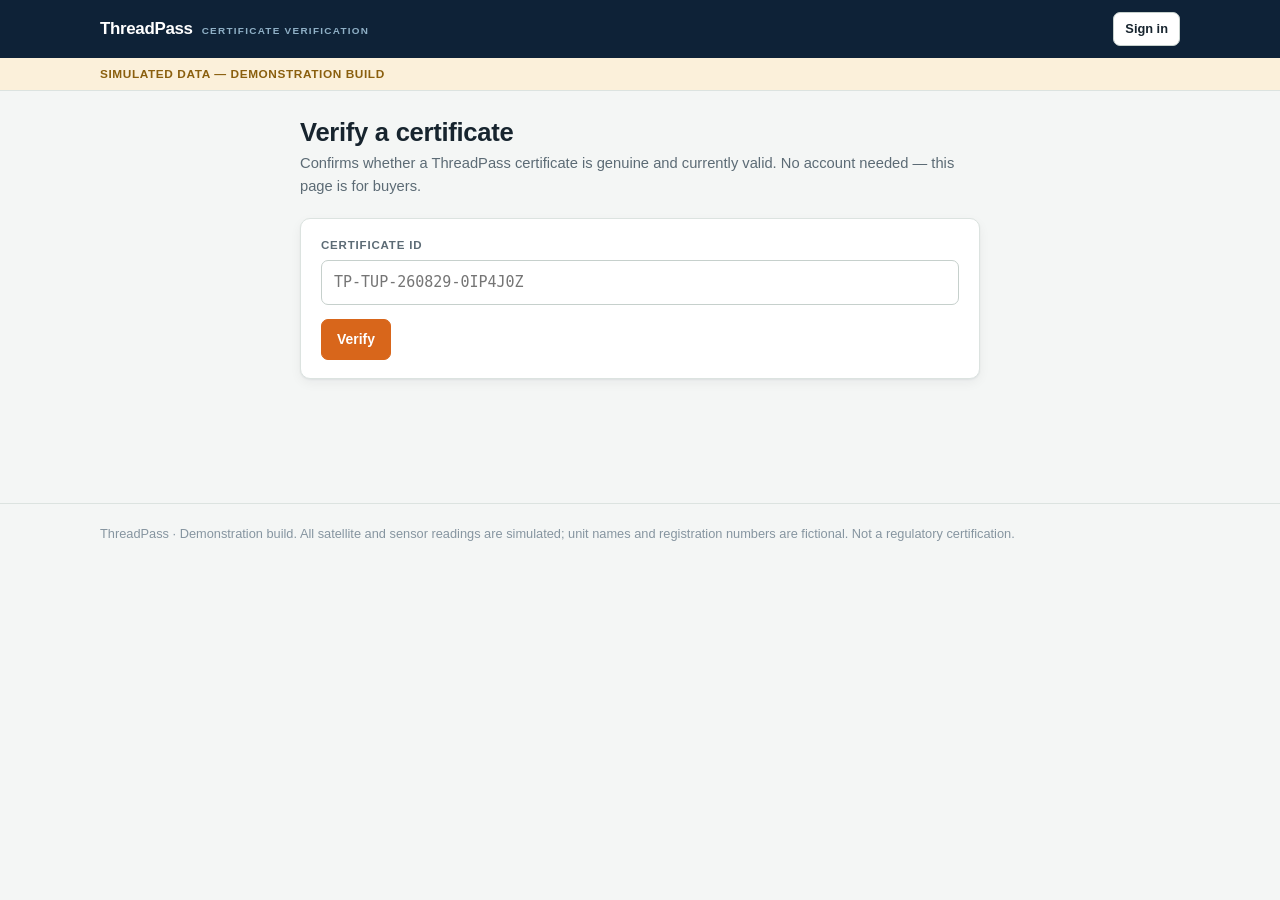
<file: site/verify.html>
<!doctype html>
<html lang="en">
<head>
<meta charset="utf-8">
<meta name="viewport" content="width=device-width, initial-scale=1, viewport-fit=cover">
<title>Verify a certificate — ThreadPass</title>
<link rel="icon" href="favicon.svg" type="image/svg+xml">
<link rel="stylesheet" href="assets/css/styles.css">
<script>
  try {
    var t = localStorage.getItem("threadpass.theme");
    if (t) document.documentElement.setAttribute("data-theme", t);
  } catch (e) {}
</script>
</head>
<body>

<header class="topbar"><div class="wrap">
  <a class="brand" href="index.html"><b>ThreadPass</b><span>Certificate Verification</span></a>
  <nav class="nav"></nav>
  <div class="topbar-right">
    <a class="btn sm" href="signin.html">Sign in</a>
  </div>
</div></header>
<div class="simbar"><div class="wrap">Simulated data — demonstration build</div></div>

<main class="page">
  <div class="wrap stack" style="max-width:720px">

    <div class="page-head">
      <h1>Verify a certificate</h1>
      <p>Confirms whether a ThreadPass certificate is genuine and currently
         valid. No account needed — this page is for buyers.</p>
    </div>

    <div class="card">
      <form id="lookup">
        <div class="field">
          <label for="cert">Certificate ID</label>
          <input id="cert" type="text" spellcheck="false" placeholder="TP-TUP-260829-0IP4J0Z"
                 style="font-family:var(--mono)">
        </div>
        <button class="btn primary" type="submit">Verify</button>
      </form>
    </div>

    <div id="result"></div>

  </div>
</main>

<footer id="site-footer"></footer>

<script src="assets/js/data.js"></script>
<script src="assets/js/detect.js"></script>
<script src="assets/js/auth.js"></script>
<script src="assets/js/ui.js"></script>
<script>
(function () {
  "use strict";

  TP.renderFooter();

  var input = document.getElementById("cert");
  var out = document.getElementById("result");

  function row(label, value) {
    return "<tr><td>" + TP.esc(label) + '</td><td class="num">' + value + "</td></tr>";
  }

  function render(rawId) {
    var id = String(rawId || "").trim();
    if (!id) { out.innerHTML = ""; return; }

    var hit = TP.findCertificate(id);

    if (!hit) {
      out.innerHTML =
        '<div class="card">' +
          '<div style="display:flex;gap:10px;align-items:center;margin-bottom:10px">' +
            '<span class="badge neutral">Not found</span></div>' +
          "<h2>No certificate matching that ID</h2>" +
          '<p class="hint" style="margin-bottom:0">No certificate with the ID ' +
            '<span class="mono">' + TP.esc(id) + "</span> has been issued by ThreadPass. " +
            "Check the ID, or rescan the code on the document.</p>" +
        "</div>";
      return;
    }

    var c = hit.certificate, u = hit.unit;
    var valid = !c.revoked;

    var banner = valid
      ? '<div class="badge ok">Valid</div>'
      : '<div class="badge flag">Revoked</div>';

    var headline = valid
      ? "This certificate is genuine and currently valid"
      : "This certificate has been revoked";

    var explain = valid
      ? "It was issued by ThreadPass for the monitoring period shown below, and " +
        "has not been revoked."
      : "It was issued by ThreadPass, but has since been withdrawn" +
        (c.revokedOn ? " on " + TP.fmtDate(c.revokedOn, "long") : "") +
        ". It should not be relied on as evidence of compliance.";

    out.innerHTML =
      '<div class="card">' +
        '<div style="display:flex;gap:10px;align-items:center;margin-bottom:12px">' + banner + "</div>" +
        "<h2>" + TP.esc(headline) + "</h2>" +
        "<p>" + TP.esc(explain) + "</p>" +

        '<div class="table-scroll" style="margin-top:16px">' +
        '<table class="data"><tbody>' +
          row("Certificate ID", '<span class="mono">' + TP.esc(c.id) + "</span>") +
          row("Issued to", TP.esc(u.name)) +
          row("Location", TP.esc(u.cluster + ", " + u.state)) +
          row("Process", TP.esc(u.process)) +
          row("Registration", '<span class="mono">' + TP.esc(u.udyam) + "</span>") +
          row("Period covered", TP.fmtDate(c.periodStart, "long") + " – " + TP.fmtDate(c.periodEnd, "long")) +
          row("Issue date", TP.fmtDate(c.issued, "long")) +
          row("Valid until", TP.fmtDate(c.validUntil, "long")) +
          row("Verified violations", c.violations) +
          row("Watch observations", c.watch + " <span class='hint'>(non-blocking)</span>") +
          row("Status now", TP.badge(hit.certification)) +
        "</tbody></table></div>" +

        '<p class="hint" style="margin:16px 0 0">Watch observations are ' +
          "single-layer detections that were disclosed but not corroborated across " +
          "both monitoring layers. Under the ThreadPass rule they do not constitute " +
          "a verified violation and do not affect eligibility.</p>" +
      "</div>" +

      '<div class="notice" style="margin-top:18px">' + TP.esc(TP.DISCLAIMER) + "</div>";
  }

  document.getElementById("lookup").addEventListener("submit", function (evt) {
    evt.preventDefault();
    /* Keep the URL shareable, so a verified result can be sent to a colleague. */
    var id = input.value.trim();
    history.replaceState(null, "", id ? "verify.html?id=" + encodeURIComponent(id) : "verify.html");
    render(id);
  });

  var fromUrl = TP.query("id");
  if (fromUrl) { input.value = fromUrl; render(fromUrl); }
})();
</script>

</body>
</html>
</file>
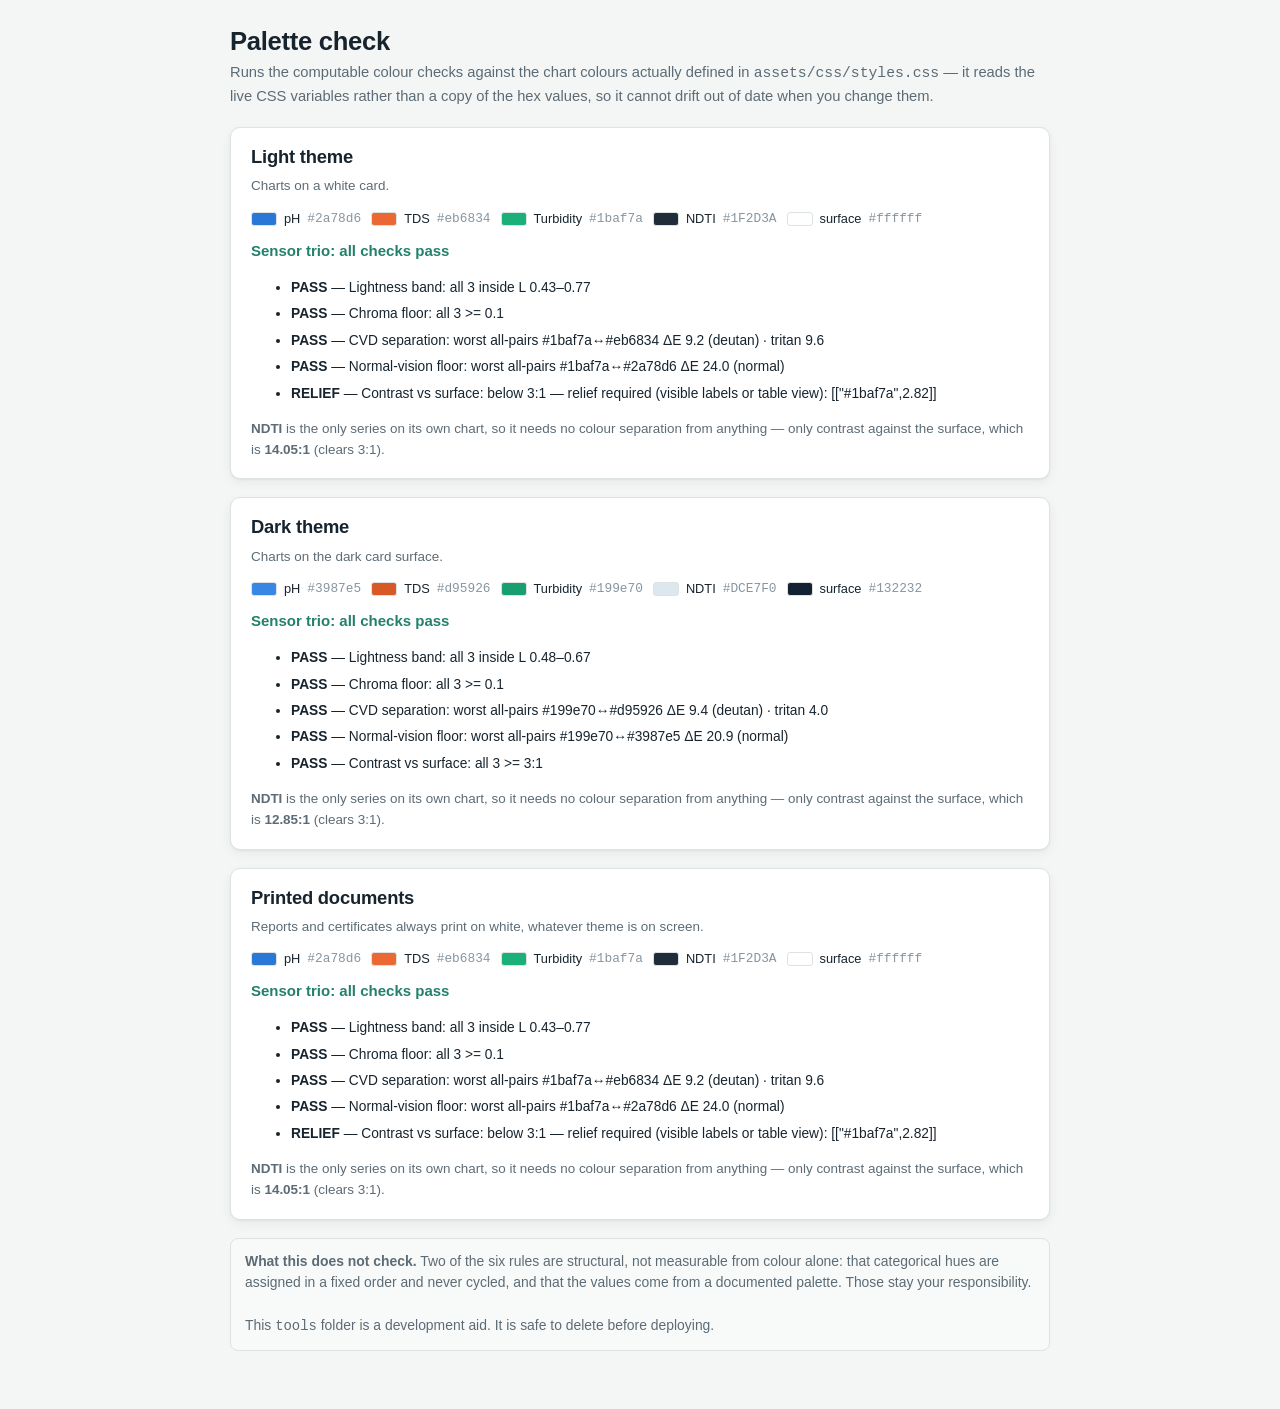
<file: site/tools/palette-check.html>
<!doctype html>
<html lang="en">
<head>
<meta charset="utf-8">
<meta name="viewport" content="width=device-width, initial-scale=1, viewport-fit=cover">
<title>Palette check — ThreadPass</title>
<link rel="icon" href="../favicon.svg" type="image/svg+xml">
<link rel="stylesheet" href="../assets/css/styles.css">
<style>
  .swatches { display: flex; gap: 10px; flex-wrap: wrap; margin: 12px 0 4px; }
  .sw { display: flex; align-items: center; gap: 7px; font-size: .8rem; }
  .sw i { width: 26px; height: 14px; border-radius: 3px; border: 1px solid var(--border); }
  .res { font-size: .86rem; line-height: 1.7; }
  .res li { margin-bottom: 3px; }
  .verdict { font-weight: 700; }
  .verdict.pass { color: var(--teal); }
  .verdict.fail { color: var(--red); }
</style>
</head>
<body>

<main class="page">
  <div class="wrap stack" style="max-width:860px">

    <div class="page-head">
      <h1>Palette check</h1>
      <p>Runs the computable colour checks against the chart colours actually
         defined in <span class="mono">assets/css/styles.css</span> — it reads the
         live CSS variables rather than a copy of the hex values, so it cannot
         drift out of date when you change them.</p>
    </div>

    <div id="out" class="stack"></div>

    <div class="notice">
      <b>What this does not check.</b> Two of the six rules are structural, not
      measurable from colour alone: that categorical hues are assigned in a fixed
      order and never cycled, and that the values come from a documented palette.
      Those stay your responsibility.
      <br><br>
      This <span class="mono">tools</span> folder is a development aid. It is safe
      to delete before deploying.
    </div>

  </div>
</main>

<script type="module">
import { validate, contrast } from "./validate_palette.mjs";

/* Read the real values out of the stylesheet, via a probe element carrying the
   same class the charts actually sit inside. */
function readTheme(theme, className) {
  const root = document.documentElement;
  const previous = root.getAttribute("data-theme");

  if (theme === "dark") root.setAttribute("data-theme", "dark");
  else root.removeAttribute("data-theme");

  const probe = document.createElement("div");
  probe.className = className;
  document.body.appendChild(probe);
  const style = getComputedStyle(probe);

  const read = (name) => style.getPropertyValue(name).trim();
  const values = {
    ph:   read("--series-1"),
    tds:  read("--series-2"),
    turb: read("--series-3"),
    ndti: read("--series-sat"),
    surface: toHex(style.backgroundColor)
  };

  probe.remove();
  if (previous) root.setAttribute("data-theme", previous);
  else root.removeAttribute("data-theme");
  return values;
}

function toHex(rgb) {
  const m = rgb.match(/\d+/g);
  if (!m) return "#ffffff";
  return "#" + m.slice(0, 3).map(n => (+n).toString(16).padStart(2, "0")).join("");
}

const GLYPH = { true: "PASS", pass: "PASS", false: "FAIL", fail: "FAIL",
                relief: "RELIEF", floor: "FLOOR" };

function section(title, note, values, mode) {
  /* The three sensor channels share one chart, so every pair of them is
     directly comparable — that is the all-pairs case, not adjacent-only. */
  const trio = [values.ph, values.tds, values.turb];
  const result = validate(trio, { mode, surface: values.surface, pairs: "all" });
  const ndtiContrast = contrast(values.ndti, values.surface);

  const rows = result.report.map(([name, state, detail]) =>
    `<li><b>${GLYPH[state] ?? state}</b> — ${name}: ${detail}</li>`).join("");

  const swatches = [
    ["pH", values.ph], ["TDS", values.tds], ["Turbidity", values.turb],
    ["NDTI", values.ndti], ["surface", values.surface]
  ].map(([label, hex]) =>
    `<span class="sw"><i style="background:${hex}"></i>${label}
     <span class="mono" style="color:var(--faint)">${hex}</span></span>`).join("");

  return `<div class="card">
    <h2>${title}</h2>
    <p class="hint">${note}</p>
    <div class="swatches">${swatches}</div>
    <p class="verdict ${result.ok ? "pass" : "fail"}" style="margin:10px 0 4px">
      Sensor trio: ${result.ok ? "all checks pass" : "FAILED — fix the marked checks"}</p>
    <ul class="res">${rows}</ul>
    <p class="hint" style="margin-top:10px">
      <b>NDTI</b> is the only series on its own chart, so it needs no colour
      separation from anything — only contrast against the surface, which is
      <b>${ndtiContrast.toFixed(2)}:1</b>
      ${ndtiContrast >= 3 ? "(clears 3:1)" : "(below 3:1 — needs a visible label)"}.
    </p>
  </div>`;
}

const out = document.getElementById("out");
out.innerHTML =
  section("Light theme", "Charts on a white card.",
          readTheme("light", "card"), "light") +
  section("Dark theme", "Charts on the dark card surface.",
          readTheme("dark", "card"), "dark") +
  section("Printed documents", "Reports and certificates always print on white, whatever theme is on screen.",
          readTheme("light", "paper"), "light");
</script>

</body>
</html>
</file>
<file: site/assets/css/styles.css>
/* ThreadPass — design system
   One stylesheet for the whole app. Colours are CSS variables, so dark mode
   only redefines the variables and never repeats a rule. */

:root {
  --navy:      #0E2237;
  --bg:        #F4F6F5;
  --surface:   #FFFFFF;
  --surface-2: #F8FAF9;
  --border:    #DCE3E0;
  --border-2:  #C6D0CC;
  --text:      #17242E;
  --muted:     #5C6B75;
  --faint:     #8695A0;

  --accent:    #D8661B;
  --accent-2:  #B5530F;
  --teal:      #22806C;
  --teal-soft: #E3F1ED;
  --amber:     #8A5F0E;
  --amber-soft:#FBF0DA;
  --red:       #A8342A;
  --red-soft:  #F9E4E1;
  --grey-soft: #EDF0F2;

  /* Chart series colours. These are the validated reference categorical
     palette — slots 1, 2 and 3, the trio that clears the colour-vision
     separation gates against every other member of the trio in both modes.
     The satellite series sits on its own slot because it is alone on its
     own chart and must not read as one of the three sensor channels. */
  --series-1:   #2a78d6;  /* pH        */
  --series-2:   #eb6834;  /* TDS       */
  --series-3:   #1baf7a;  /* turbidity */
  /* NDTI is the only series on its own chart, so its colour carries no
     identity — the chart title does. It is therefore drawn in ink rather than
     given a fourth hue. Every hue tried alongside the trio either failed the
     colour-vision separation gate against pH blue or fell outside the dark
     lightness band; ink sidesteps the question and is the most legible option
     in both themes. */
  --series-sat: #1F2D3A;  /* NDTI      */
  --grid:       #E7ECEA;
  --band-flag:  rgba(168,52,42,.11);
  --band-watch: rgba(138,95,14,.13);
  --baseline:   #B3BFC7;

  --radius: 10px;
  --shadow: 0 1px 2px rgba(11,27,43,.06), 0 4px 12px rgba(11,27,43,.05);
  --mono: ui-monospace, "Cascadia Mono", "SF Mono", Menlo, Consolas, monospace;
  --sans: -apple-system, BlinkMacSystemFont, "Segoe UI", Roboto, Helvetica, Arial, sans-serif;
}

:root[data-theme="dark"] {
  --navy:      #0A1826;
  --bg:        #0C1722;
  --surface:   #132232;
  --surface-2: #17293B;
  --border:    #24394E;
  --border-2:  #2F4A63;
  --text:      #E4ECF2;
  --muted:     #9DB0BF;
  --faint:     #74899A;

  --accent:    #F08B3C;
  --accent-2:  #F5A868;
  --teal:      #4FBFA3;
  --teal-soft: #14332D;
  --amber:     #D9A441;
  --amber-soft:#2E2512;
  --red:       #E3776A;
  --red-soft:  #3A1F1C;
  --grey-soft: #1C2E3F;
  --shadow: 0 1px 2px rgba(0,0,0,.3), 0 4px 14px rgba(0,0,0,.25);

  /* Dark steps of the same hues, chosen for the dark surface rather than
     produced by flipping the light values. */
  --series-1:   #3987e5;
  --series-2:   #d95926;
  --series-3:   #199e70;
  --series-sat: #DCE7F0;
  --grid:       #1F3346;
  --band-flag:  rgba(227,119,106,.16);
  --band-watch: rgba(217,164,65,.16);
  --baseline:   #47606F;
}

/* Documents always print on white, so they keep the light series steps
   regardless of the theme the viewer is using on screen. */
.paper {
  --series-1:   #2a78d6;
  --series-2:   #eb6834;
  --series-3:   #1baf7a;
  --series-sat: #1F2D3A;
  --grid:       #E7ECEA;
  --band-flag:  rgba(168,52,42,.11);
  --band-watch: rgba(138,95,14,.13);
  --baseline:   #B3BFC7;
  --muted:      #5C6B75;
  --faint:      #8695A0;
  --text:       #17242E;
  --border:     #DCE3E0;
  --surface:    #FFFFFF;
  --surface-2:  #F8FAF9;
}

* { box-sizing: border-box; }

body {
  margin: 0;
  font-family: var(--sans);
  font-size: 15px;
  line-height: 1.55;
  color: var(--text);
  background: var(--bg);
  -webkit-font-smoothing: antialiased;
}

a { color: var(--accent-2); }

h1,h2,h3,h4 { line-height: 1.2; margin: 0 0 .5rem; letter-spacing: -.011em; }
h1 { font-size: 1.6rem; font-weight: 700; }
h2 { font-size: 1.15rem; font-weight: 650; }
h3 { font-size: .98rem; font-weight: 650; }
p  { margin: 0 0 .85rem; }

.num { font-variant-numeric: tabular-nums; }
.mono { font-family: var(--mono); }
.muted { color: var(--muted); }

/* ---------- layout ---------- */

.wrap { max-width: 1120px; margin: 0 auto; padding: 0 20px; }
.page { padding: 26px 0 60px; }
.stack > * + * { margin-top: 18px; }

.page-head { margin-bottom: 20px; }
.page-head h1 { margin-bottom: 4px; }
.page-head p { color: var(--muted); margin: 0; font-size: .92rem; }

.grid { display: grid; gap: 16px; }
.grid-2 { grid-template-columns: repeat(2, minmax(0,1fr)); }
.grid-3 { grid-template-columns: repeat(3, minmax(0,1fr)); }
.grid-4 { grid-template-columns: repeat(4, minmax(0,1fr)); }
@media (max-width: 860px) {
  .grid-3, .grid-4 { grid-template-columns: repeat(2, minmax(0,1fr)); }
}
@media (max-width: 560px) {
  .grid-2, .grid-3, .grid-4 { grid-template-columns: minmax(0,1fr); }
}

/* ---------- header ---------- */

.topbar { background: var(--navy); color: #EAF1F6; }
.topbar .wrap { display: flex; align-items: center; gap: 20px; min-height: 58px; flex-wrap: wrap; }

.brand { display: flex; align-items: baseline; gap: 9px; text-decoration: none; color: #fff; }
.brand b { font-size: 1.06rem; font-weight: 700; letter-spacing: -.02em; }
.brand span {
  font-size: .62rem; text-transform: uppercase; letter-spacing: .13em;
  color: #8FB0C6; font-weight: 600;
}

.nav { display: flex; gap: 2px; flex: 1; flex-wrap: wrap; }
.nav a {
  color: #B9CCDA; text-decoration: none; font-size: .86rem; font-weight: 550;
  padding: 6px 11px; border-radius: 6px;
}
.nav a:hover { background: rgba(255,255,255,.08); color: #fff; }
.nav a[aria-current="page"] { background: rgba(255,255,255,.14); color: #fff; }

.topbar-right { display: flex; align-items: center; gap: 10px; }
.who { font-size: .78rem; color: #9FBACD; text-align: right; line-height: 1.3; }
.who b { display: block; color: #fff; font-weight: 600; }

.icon-btn {
  background: rgba(255,255,255,.1); border: 0; color: #DCE8F0; cursor: pointer;
  width: 30px; height: 30px; border-radius: 6px; font-size: .9rem; line-height: 1;
}
.icon-btn:hover { background: rgba(255,255,255,.2); }

/* ---------- simulated-data banner ---------- */

.simbar {
  background: var(--amber-soft); border-bottom: 1px solid var(--border);
  color: var(--amber); font-size: .74rem; font-weight: 700;
  letter-spacing: .05em; text-transform: uppercase;
}
.simbar .wrap { padding: 7px 20px; }

/* ---------- cards ---------- */

.card {
  background: var(--surface); border: 1px solid var(--border);
  border-radius: var(--radius); box-shadow: var(--shadow); padding: 18px 20px;
}
.card.flush { padding: 0; overflow: hidden; }
.card-head {
  padding: 15px 20px; border-bottom: 1px solid var(--border);
  display: flex; align-items: center; justify-content: space-between; gap: 14px;
}
.card-head h2, .card-head h3 { margin: 0; }
.card-body { padding: 18px 20px; }

.hint { color: var(--muted); font-size: .84rem; margin: 0; }

/* ---------- stat tiles ---------- */

.stat { background: var(--surface); border: 1px solid var(--border);
        border-radius: var(--radius); padding: 14px 16px; }
.stat .label {
  font-size: .67rem; text-transform: uppercase; letter-spacing: .09em;
  color: var(--faint); font-weight: 700; margin-bottom: 6px;
}
.stat .value { font-size: 1.7rem; font-weight: 700; letter-spacing: -.02em;
               font-variant-numeric: tabular-nums; line-height: 1.15; }
.stat .value.sm { font-size: 1.02rem; font-weight: 650; }
.stat .sub { font-size: .78rem; color: var(--muted); margin-top: 2px; }

/* ---------- badges ---------- */

.badge {
  display: inline-flex; align-items: center; gap: 6px;
  padding: 3px 10px 3px 8px; border-radius: 999px;
  font-size: .76rem; font-weight: 650; white-space: nowrap;
  border: 1px solid transparent;
}
.badge::before { content:""; width: 6px; height: 6px; border-radius: 50%; background: currentColor; flex: none; }
.badge.ok      { background: var(--teal-soft);  color: var(--teal);  border-color: rgba(34,128,108,.28); }
.badge.watch   { background: var(--amber-soft); color: var(--amber); border-color: rgba(138,95,14,.3); }
.badge.flag    { background: var(--red-soft);   color: var(--red);   border-color: rgba(168,52,42,.3); }
.badge.neutral { background: var(--grey-soft);  color: var(--muted); border-color: var(--border); }

/* ---------- tables ---------- */

table.data { width: 100%; border-collapse: collapse; font-size: .89rem; }
table.data th {
  text-align: left; font-size: .67rem; text-transform: uppercase;
  letter-spacing: .09em; color: var(--faint); font-weight: 700;
  padding: 10px 14px; border-bottom: 1px solid var(--border); white-space: nowrap;
}
table.data td { padding: 11px 14px; border-bottom: 1px solid var(--border); vertical-align: middle; }
table.data tbody tr:last-child td { border-bottom: 0; }
table.data tbody tr:hover { background: var(--surface-2); }
table.data td.num, table.data th.num { text-align: right; font-variant-numeric: tabular-nums; }
.table-scroll { overflow-x: auto; }
.row-link { color: inherit; text-decoration: none; font-weight: 600; }
.row-link:hover { color: var(--accent-2); text-decoration: underline; }

/* ---------- buttons ---------- */

.btn {
  display: inline-flex; align-items: center; gap: 7px; cursor: pointer;
  font: inherit; font-size: .87rem; font-weight: 600;
  padding: 9px 15px; border-radius: 7px;
  border: 1px solid var(--border-2); background: var(--surface); color: var(--text);
  text-decoration: none;
}
.btn:hover { background: var(--surface-2); }
.btn.primary { background: var(--accent); border-color: var(--accent); color: #fff; }
.btn.primary:hover { background: var(--accent-2); border-color: var(--accent-2); color: #fff; }
.btn.danger  { background: var(--surface); border-color: rgba(168,52,42,.4); color: var(--red); }
.btn.danger:hover { background: var(--red-soft); }
.btn.sm { padding: 6px 11px; font-size: .8rem; }
.btn[disabled] { opacity: .45; cursor: not-allowed; }
.btn-row { display: flex; gap: 9px; flex-wrap: wrap; }

/* ---------- forms ---------- */

.field { margin-bottom: 14px; }
.field label {
  display: block; font-size: .72rem; font-weight: 700; color: var(--muted);
  text-transform: uppercase; letter-spacing: .07em; margin-bottom: 5px;
}
.field input, .field select {
  width: 100%; font: inherit; padding: 10px 12px;
  border: 1px solid var(--border-2); border-radius: 7px;
  background: var(--surface); color: var(--text);
}
.field input:focus, .field select:focus {
  outline: 2px solid rgba(216,102,27,.45); outline-offset: 1px;
  border-color: var(--accent);
}

.alert {
  padding: 10px 13px; border-radius: 7px; font-size: .87rem; margin-bottom: 14px;
  background: var(--red-soft); color: var(--red);
  border: 1px solid rgba(168,52,42,.25);
}
.notice {
  padding: 12px 14px; border-radius: 8px; font-size: .87rem;
  background: var(--surface-2); border: 1px solid var(--border); color: var(--muted);
}

/* ---------- sign-in ---------- */

.auth-screen { min-height: 100vh; display: grid; place-items: center; padding: 30px 20px; }
.auth-card { width: 100%; max-width: 420px; }
.auth-head { text-align: center; margin-bottom: 20px; }
.auth-head .eyebrow {
  font-size: .67rem; text-transform: uppercase; letter-spacing: .15em;
  color: var(--faint); font-weight: 700;
}
.auth-head h1 { margin: 6px 0 0; }

details.accounts { margin-top: 15px; font-size: .84rem; }
details.accounts summary { cursor: pointer; color: var(--muted); font-weight: 600; }
details.accounts table { width: 100%; margin-top: 10px; border-collapse: collapse; font-size: .78rem; }
details.accounts td { padding: 4px 6px; border-bottom: 1px solid var(--border); }
details.accounts td:first-child { font-family: var(--mono); font-size: .72rem; }
details.accounts tr { cursor: pointer; }
details.accounts tr:hover td { background: var(--surface-2); }

/* ---------- charts ---------- */

.chart { width: 100%; height: auto; display: block; overflow: visible; }
.chart-legend { display: flex; gap: 16px; flex-wrap: wrap; font-size: .8rem; color: var(--muted); margin-top: 10px; }
.chart-legend i { display: inline-block; width: 12px; height: 3px; border-radius: 2px; margin-right: 6px; vertical-align: middle; }

.chart-holder { position: relative; }
.chart-tip {
  position: absolute; pointer-events: none; z-index: 5;
  background: var(--surface); border: 1px solid var(--border-2);
  border-radius: 8px; box-shadow: var(--shadow);
  padding: 8px 10px; font-size: .78rem; min-width: 128px;
}
.chart-tip b { display: block; margin-bottom: 5px; font-size: .74rem; color: var(--muted); font-weight: 700; }
.chart-tip span { display: flex; align-items: center; gap: 6px; line-height: 1.7; }
.chart-tip i { width: 10px; height: 3px; border-radius: 2px; flex: none; }
.chart-tip em {
  margin-left: auto; font-style: normal; font-weight: 700;
  font-variant-numeric: tabular-nums;
}

details.chart-table { margin-top: 12px; }
details.chart-table summary {
  cursor: pointer; color: var(--muted); font-size: .82rem; font-weight: 600;
}
details.chart-table[open] summary { margin-bottom: 10px; }
details.chart-table .table-scroll {
  max-height: 280px; overflow: auto;
  border: 1px solid var(--border); border-radius: 8px;
}

/* ---------- event list ---------- */

.event { padding: 14px 0; border-bottom: 1px solid var(--border); }
.event:last-child { border-bottom: 0; }
.event-top { display: flex; align-items: center; gap: 10px; flex-wrap: wrap; margin-bottom: 5px; }
.event-when { font-weight: 650; font-size: .9rem; }
.event-src { font-size: .78rem; color: var(--faint); }
.event p { margin: 0 0 4px; font-size: .88rem; }
.event .res { font-size: .84rem; color: var(--muted); }

/* ---------- footer ---------- */

.footer {
  border-top: 1px solid var(--border); margin-top: 46px;
  padding: 20px 0 36px; font-size: .8rem; color: var(--faint);
}

/* ---------- printable documents ---------- */

.paper {
  background: #fff; color: #17242E; width: 210mm; min-height: 297mm;
  margin: 22px auto; padding: 17mm 16mm; box-shadow: var(--shadow);
  border: 1px solid var(--border); position: relative;
}
.paper * { border-color: #DCE3E0 !important; }
.doc-bar { background: var(--surface); border-bottom: 1px solid var(--border); padding: 12px 0; }
.doc-bar .wrap { display: flex; gap: 10px; align-items: center; justify-content: space-between; flex-wrap: wrap; }

.doc-head {
  display: flex; justify-content: space-between; gap: 12px;
  font-size: .68rem; color: #8695A0; letter-spacing: .04em;
  border-bottom: 1px solid #DCE3E0; padding-bottom: 7px; margin-bottom: 18px;
}
.doc-foot {
  position: absolute; left: 16mm; right: 16mm; bottom: 13mm;
  font-size: .62rem; line-height: 1.45; color: #8695A0;
  border-top: 1px solid #DCE3E0; padding-top: 7px;
}
.doc-eyebrow {
  font-size: .68rem; letter-spacing: .15em; text-transform: uppercase;
  color: #8695A0; font-weight: 700; margin-bottom: 6px;
}
.doc-title { font-size: 1.5rem; font-weight: 700; letter-spacing: -.02em; margin: 0 0 4px; }
.doc-sub { font-size: .8rem; color: #5C6B75; margin: 0 0 18px; }

.doc-stats { display: grid; grid-template-columns: repeat(4, 1fr); gap: 10px; margin-bottom: 20px; }
.doc-stat { border: 1px solid #DCE3E0; border-radius: 8px; padding: 10px 12px; }
.doc-stat .label {
  font-size: .6rem; text-transform: uppercase; letter-spacing: .09em;
  color: #8695A0; font-weight: 700; margin-bottom: 4px;
}
.doc-stat .value { font-size: 1.05rem; font-weight: 700; font-variant-numeric: tabular-nums; }
.doc-stat .value.big { font-size: 1.6rem; }

.doc-section { margin-bottom: 18px; }
.doc-section h3 {
  font-size: .78rem; text-transform: uppercase; letter-spacing: .09em;
  color: #5C6B75; font-weight: 700; margin-bottom: 7px;
}
.doc-section p { font-size: .84rem; line-height: 1.6; margin: 0 0 8px; }
.doc-callout {
  border-left: 3px solid #D8661B; background: #F8FAF9;
  padding: 10px 13px; font-size: .82rem; border-radius: 0 6px 6px 0;
}

@media (max-width: 760px) {
  .paper { width: auto; min-height: 0; padding: 20px 16px; }
  .doc-foot { position: static; margin-top: 22px; left: auto; right: auto; bottom: auto; }
  .doc-stats { grid-template-columns: repeat(2, 1fr); }
}

@media print {
  @page { size: A4; margin: 0; }
  body { background: #fff; }
  .no-print, .topbar, .simbar, .footer, .doc-bar { display: none !important; }
  .paper { width: auto; min-height: auto; margin: 0; padding: 15mm 14mm;
           box-shadow: none; border: 0; page-break-after: always; }
  .paper:last-child { page-break-after: auto; }
}
</file>
<file: site/assets/css/landing.css>
/* ThreadPass — landing page only.
   Loaded after styles.css, which supplies every colour token used here. */

/* ---------- public top bar ---------- */

.lp-bar { background: var(--navy); color: #EAF1F6; }
.lp-bar .wrap {
  display: flex; align-items: center; gap: 16px;
  min-height: 60px; flex-wrap: wrap;
}
.lp-bar .spacer { flex: 1; }
.lp-bar .btn { border-color: rgba(255,255,255,.25); background: transparent; color: #DCE8F0; }
.lp-bar .btn:hover { background: rgba(255,255,255,.12); color: #fff; }
.lp-bar .btn.primary { background: var(--accent); border-color: var(--accent); color: #fff; }
.lp-bar .btn.primary:hover { background: #B5530F; border-color: #B5530F; }

/* ---------- hero ---------- */

.hero {
  background:
    radial-gradient(1100px 500px at 78% -10%, rgba(216,102,27,.20), transparent 62%),
    radial-gradient(800px 420px at 8% 108%, rgba(34,128,108,.20), transparent 62%),
    var(--navy);
  color: #EAF1F6;
  padding: 72px 0 78px;
  border-bottom: 1px solid rgba(255,255,255,.08);
}
.hero .eyebrow {
  font-size: .68rem; text-transform: uppercase; letter-spacing: .16em;
  font-weight: 700; color: #F0A56B; margin-bottom: 16px;
}
.hero h1 {
  font-size: clamp(2rem, 5.2vw, 3.3rem); line-height: 1.08;
  letter-spacing: -.03em; color: #fff; margin: 0 0 18px; max-width: 17ch;
}
.hero h1 em { font-style: normal; color: #F5A868; }
.hero .lede {
  font-size: clamp(1rem, 1.9vw, 1.16rem); line-height: 1.6;
  color: #B9CCDA; max-width: 60ch; margin: 0 0 28px;
}
.hero .btn-row { margin-bottom: 30px; }
.hero .btn { padding: 12px 20px; font-size: .92rem; }
.hero .btn.ghost { background: transparent; border-color: rgba(255,255,255,.3); color: #EAF1F6; }
.hero .btn.ghost:hover { background: rgba(255,255,255,.12); }

.hero-meta {
  display: flex; gap: 26px; flex-wrap: wrap;
  padding-top: 22px; border-top: 1px solid rgba(255,255,255,.12);
}
.hero-meta div { font-size: .8rem; color: #8FB0C6; }
.hero-meta b { display: block; color: #fff; font-size: 1.28rem; font-weight: 700;
               letter-spacing: -.02em; margin-bottom: 1px; }

/* ---------- sections ---------- */

.section { padding: 62px 0; }
.section.alt { background: var(--surface); border-block: 1px solid var(--border); }

.section-head { max-width: 62ch; margin-bottom: 30px; }
.section-head .kicker {
  font-size: .68rem; text-transform: uppercase; letter-spacing: .14em;
  font-weight: 700; color: var(--accent-2); margin-bottom: 9px;
}
.section-head h2 {
  font-size: clamp(1.35rem, 3vw, 1.85rem); letter-spacing: -.022em; margin: 0 0 10px;
}
.section-head p { color: var(--muted); margin: 0; font-size: .96rem; }

/* ---------- problem cards ---------- */

.problem { border-left: 3px solid var(--accent); padding: 2px 0 2px 16px; }
.problem h3 { margin-bottom: 5px; }
.problem p { font-size: .89rem; color: var(--muted); margin: 0; }

/* ---------- layer cards ---------- */

.layer { position: relative; }
.layer .tag {
  display: inline-block; font-size: .63rem; font-weight: 700;
  text-transform: uppercase; letter-spacing: .11em;
  padding: 3px 9px; border-radius: 999px; margin-bottom: 11px;
}
.layer.sat .tag  { background: var(--grey-soft); color: var(--text); }
.layer.gnd .tag  { background: var(--teal-soft); color: var(--teal); }
.layer p { font-size: .9rem; margin-bottom: 9px; }
.layer p:last-child { margin-bottom: 0; }

/* ---------- the rule ---------- */

.rule-band {
  background: var(--navy); color: #EAF1F6; border-radius: var(--radius);
  padding: 28px 30px; margin-top: 4px;
}
.rule-band h3 { color: #fff; font-size: 1.05rem; margin-bottom: 8px; }
.rule-band p { color: #B9CCDA; font-size: .9rem; max-width: 66ch; }
.rule-band p:last-child { margin-bottom: 0; }
.rule-grid { display: grid; gap: 12px; grid-template-columns: repeat(2, minmax(0,1fr)); margin: 20px 0 18px; }
.rule-card {
  background: rgba(255,255,255,.06); border: 1px solid rgba(255,255,255,.12);
  border-radius: 9px; padding: 15px 17px;
}
.rule-card .label {
  font-size: .64rem; text-transform: uppercase; letter-spacing: .1em;
  font-weight: 700; margin-bottom: 7px;
}
.rule-card.flag .label  { color: #F09A8C; }
.rule-card.watch .label { color: #E5BC6A; }
.rule-card p { color: #C6D6E2; font-size: .85rem; margin: 0; }
@media (max-width: 620px) { .rule-grid { grid-template-columns: minmax(0,1fr); } }

/* ---------- comparison ---------- */

table.compare { width: 100%; border-collapse: separate; border-spacing: 0; font-size: .87rem; }
table.compare th, table.compare td {
  padding: 13px 15px; border-bottom: 1px solid var(--border); text-align: left;
  vertical-align: top;
}
table.compare thead th {
  font-size: .68rem; text-transform: uppercase; letter-spacing: .08em;
  color: var(--faint); font-weight: 700; white-space: nowrap;
}
table.compare tbody th { font-weight: 650; width: 23%; }
table.compare td b { display: block; margin-bottom: 1px; }
table.compare .tp-col {
  background: var(--surface-2);
  border-left: 2px solid var(--accent); border-right: 2px solid var(--accent);
}
table.compare thead .tp-col {
  border-top: 2px solid var(--accent); border-radius: 8px 8px 0 0;
  color: var(--accent-2);
}
table.compare tbody tr:last-child .tp-col {
  border-bottom: 2px solid var(--accent); border-radius: 0 0 8px 8px;
}
.compare-note {
  margin-top: 18px; border-left: 3px solid var(--accent);
  background: var(--surface-2); padding: 13px 16px; border-radius: 0 8px 8px 0;
  font-size: .91rem;
}

/* ---------- audience ---------- */

.aud h3 { margin-bottom: 9px; }
.aud ul { margin: 0; padding-left: 18px; }
.aud li { font-size: .89rem; margin-bottom: 7px; color: var(--muted); }
.aud li:last-child { margin-bottom: 0; }
.aud li b { color: var(--text); font-weight: 650; }

/* ---------- closing call to action ---------- */

.cta {
  background: var(--navy); color: #EAF1F6;
  padding: 56px 0; text-align: center;
}
.cta h2 { color: #fff; font-size: clamp(1.3rem, 3vw, 1.8rem); letter-spacing: -.02em; }
.cta p { color: #B9CCDA; max-width: 56ch; margin: 0 auto 22px; font-size: .95rem; }
.cta .btn-row { justify-content: center; }
.cta .btn.ghost { background: transparent; border-color: rgba(255,255,255,.3); color: #EAF1F6; }
.cta .btn.ghost:hover { background: rgba(255,255,255,.12); }

/* ---------- honesty block ---------- */

.honest {
  border: 1px dashed var(--border-2); border-radius: var(--radius);
  padding: 22px 24px; background: var(--surface-2);
}
.honest h3 { margin-bottom: 10px; }
.honest p { font-size: .89rem; color: var(--muted); }
.honest p:last-child { margin-bottom: 0; }
.honest b { color: var(--text); }
</file>
